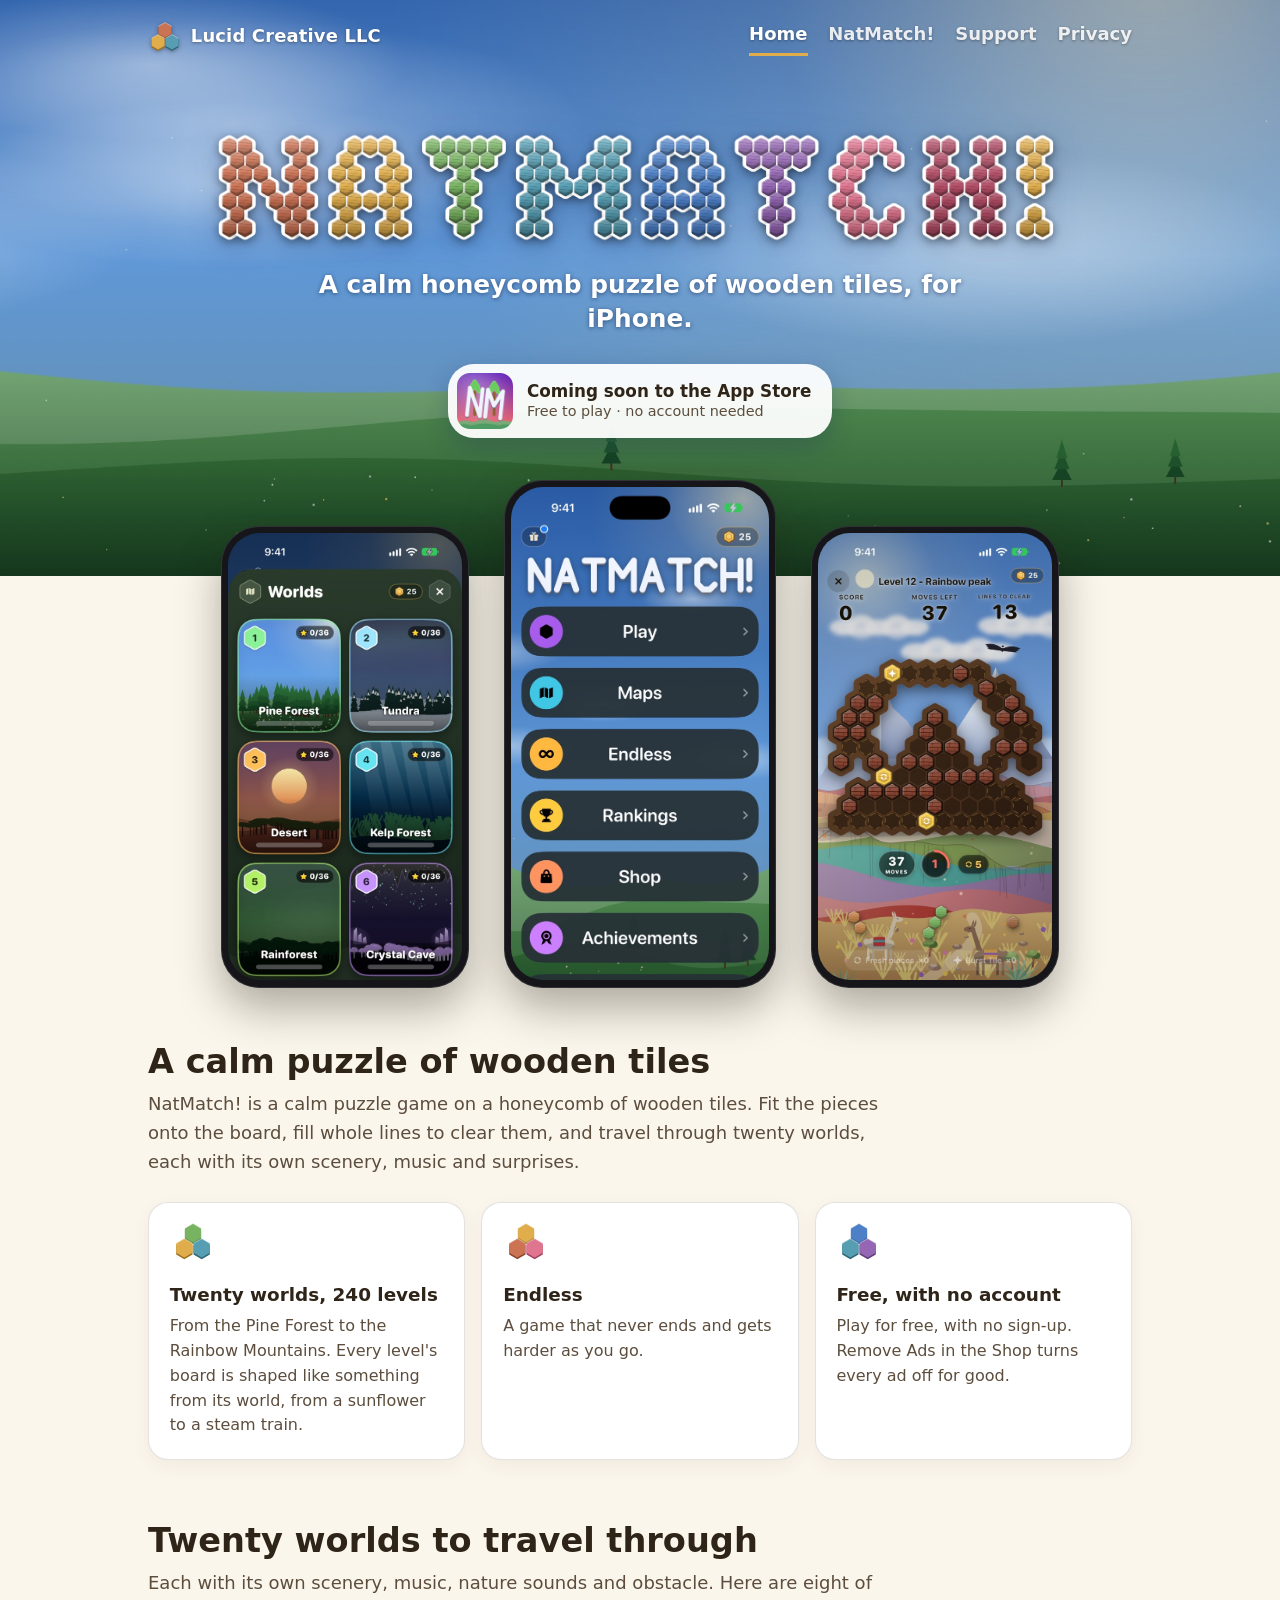
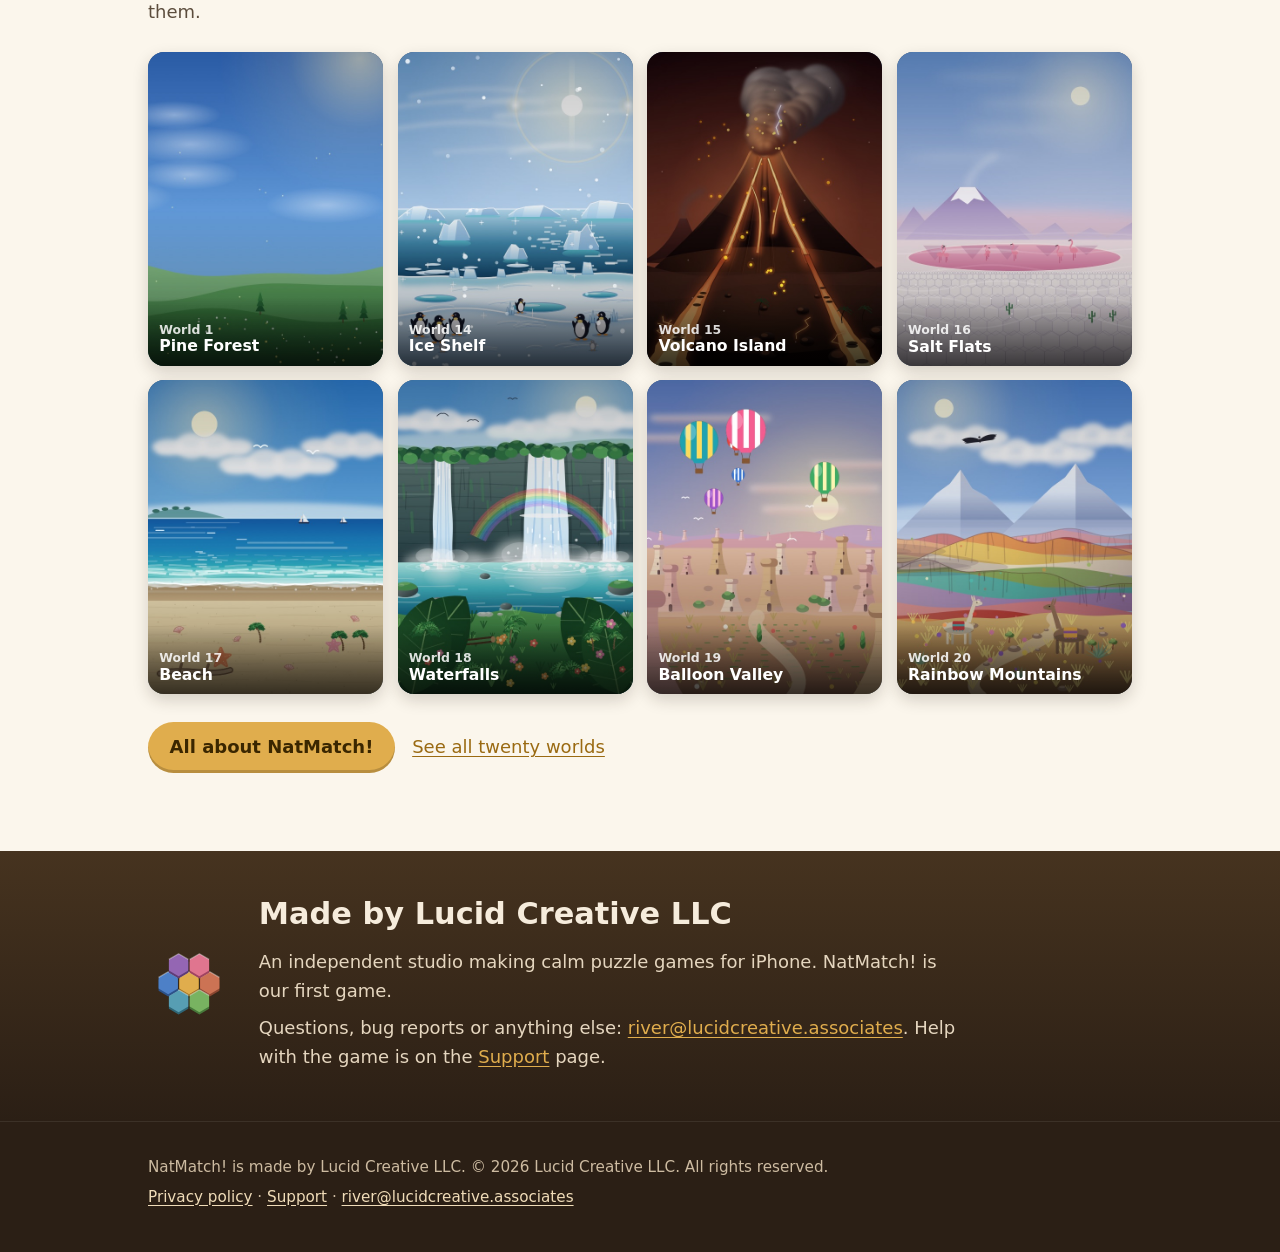
<file: index.html>
<!doctype html>
<html lang="en">
<head>
<meta charset="utf-8">
<meta name="viewport" content="width=device-width, initial-scale=1">
<title>NatMatch! by Lucid Creative LLC</title>
<meta name="description" content="Lucid Creative LLC makes NatMatch!, a calm honeycomb puzzle of wooden tiles for iPhone: fit the pieces, clear whole lines and travel through twenty worlds.">
<meta property="og:type" content="website">
<meta property="og:title" content="NatMatch!: a calm honeycomb puzzle for iPhone">
<meta property="og:description" content="Fit wooden pieces on a honeycomb, clear whole lines and travel through twenty worlds. By Lucid Creative LLC.">
<meta property="og:image" content="https://lucidcreative.associates/img/share-card.jpg">
<meta property="og:image:width" content="1200">
<meta property="og:image:height" content="630">
<meta name="twitter:card" content="summary_large_image">
<link rel="icon" href="favicon.png" type="image/png">
<link rel="apple-touch-icon" href="apple-touch-icon.png">
<link rel="stylesheet" href="site.css">
</head>
<body>
<div class="sky">
  <header class="site">
    <div class="wrap">
      <a class="brand" href="index.html"><svg viewBox="0 0 34 30" aria-hidden="true"><polygon points="17.0,3.0 23.5,6.7 23.5,14.3 17.0,18.0 10.5,14.3 10.5,6.7" fill="#8a4630"/><polygon points="17.0,1.5 23.5,5.2 23.5,12.8 17.0,16.5 10.5,12.8 10.5,5.2" fill="#cc7354"/><polyline points="10.5,5.2 17.0,1.5 23.5,5.2" fill="none" stroke="#fff" stroke-opacity=".38" stroke-width="1.0" stroke-linejoin="round"/><polygon points="10.1,15.0 16.6,18.7 16.6,26.3 10.1,30.0 3.6,26.3 3.6,18.7" fill="#9c7120"/><polygon points="10.1,13.5 16.6,17.2 16.6,24.8 10.1,28.5 3.6,24.8 3.6,17.2" fill="#e0ad4d"/><polyline points="3.6,17.2 10.1,13.5 16.6,17.2" fill="none" stroke="#fff" stroke-opacity=".38" stroke-width="1.0" stroke-linejoin="round"/><polygon points="23.9,15.0 30.4,18.7 30.4,26.3 23.9,30.0 17.4,26.3 17.4,18.7" fill="#2f6676"/><polygon points="23.9,13.5 30.4,17.2 30.4,24.8 23.9,28.5 17.4,24.8 17.4,17.2" fill="#579eb3"/><polyline points="17.4,17.2 23.9,13.5 30.4,17.2" fill="none" stroke="#fff" stroke-opacity=".38" stroke-width="1.0" stroke-linejoin="round"/></svg><span>Lucid Creative LLC</span></a>
      <nav class="site" aria-label="Main">
      <a href="index.html" aria-current="page">Home</a>
      <a href="match.html">NatMatch!</a>
      <a href="support.html">Support</a>
      <a href="privacy.html">Privacy</a>
      </nav>
    </div>
  </header>
  <section class="hero">
    <div class="wrap">
      <h1><img src="logo.png" width="1914" height="285" alt="NatMatch!"></h1>
      <p class="lead">A calm honeycomb puzzle of wooden tiles, for iPhone.</p>
      <p class="soon"><img src="match-icon.png" width="512" height="512" alt="The NatMatch! app icon"><span><strong>Coming soon to the App Store</strong><small>Free to play &middot; no account needed</small></span></p>
    </div>
  </section>
</div>

<main>
  <div class="phones">
    <figure class="phone"><img src="img/screen-worlds.jpg" width="600" height="1149" alt="The Worlds screen: the Pine Forest, Tundra, Desert, Kelp Forest, Rainforest and Crystal Cave as tiles to tap"></figure>
    <figure class="phone middle"><img src="img/screen-menu.jpg" width="600" height="1149" alt="The NatMatch! menu: the name in white block letters over the Pine Forest, then Play, Maps, Endless, Rankings, Shop and Achievements"></figure>
    <figure class="phone"><img src="img/screen-play.jpg" width="600" height="1149" alt="A level being played: the Rainbow peak board, a rainbow of honeycomb cells over a mountain, in the Rainbow Mountains, with three wooden pieces to place"></figure>
  </div>

  <section class="block wrap">
    <h2>A calm puzzle of wooden tiles</h2>
    <p class="intro">NatMatch! is a calm puzzle game on a honeycomb of wooden tiles. Fit the pieces onto the board, fill whole lines to clear them, and travel through twenty worlds, each with its own scenery, music and surprises.</p>
    <div class="cards">
      <div class="card"><svg viewBox="0 0 46 40" aria-hidden="true"><polygon points="23.0,3.5 31.1,8.2 31.1,17.6 23.0,22.3 14.9,17.6 14.9,8.2" fill="#47783a"/><polygon points="23.0,1.6 31.1,6.3 31.1,15.7 23.0,20.4 14.9,15.7 14.9,6.3" fill="#78b361"/><polyline points="14.9,6.3 23.0,1.6 31.1,6.3" fill="none" stroke="#fff" stroke-opacity=".38" stroke-width="1.1" stroke-linejoin="round"/><polygon points="14.3,18.5 22.5,23.2 22.5,32.6 14.3,37.3 6.2,32.6 6.2,23.2" fill="#9c7120"/><polygon points="14.3,16.6 22.5,21.3 22.5,30.7 14.3,35.4 6.2,30.7 6.2,21.3" fill="#e0ad4d"/><polyline points="6.2,21.3 14.3,16.6 22.5,21.3" fill="none" stroke="#fff" stroke-opacity=".38" stroke-width="1.1" stroke-linejoin="round"/><polygon points="31.7,18.5 39.8,23.2 39.8,32.6 31.7,37.3 23.5,32.6 23.5,23.2" fill="#2f6676"/><polygon points="31.7,16.6 39.8,21.3 39.8,30.7 31.7,35.4 23.5,30.7 23.5,21.3" fill="#579eb3"/><polyline points="23.5,21.3 31.7,16.6 39.8,21.3" fill="none" stroke="#fff" stroke-opacity=".38" stroke-width="1.1" stroke-linejoin="round"/></svg><h3>Twenty worlds, 240 levels</h3><p>From the Pine Forest to the Rainbow Mountains. Every level's board is shaped like something from its world, from a sunflower to a steam train.</p></div>
      <div class="card"><svg viewBox="0 0 46 40" aria-hidden="true"><polygon points="23.0,3.5 31.1,8.2 31.1,17.6 23.0,22.3 14.9,17.6 14.9,8.2" fill="#9c7120"/><polygon points="23.0,1.6 31.1,6.3 31.1,15.7 23.0,20.4 14.9,15.7 14.9,6.3" fill="#e0ad4d"/><polyline points="14.9,6.3 23.0,1.6 31.1,6.3" fill="none" stroke="#fff" stroke-opacity=".38" stroke-width="1.1" stroke-linejoin="round"/><polygon points="14.3,18.5 22.5,23.2 22.5,32.6 14.3,37.3 6.2,32.6 6.2,23.2" fill="#8a4630"/><polygon points="14.3,16.6 22.5,21.3 22.5,30.7 14.3,35.4 6.2,30.7 6.2,21.3" fill="#cc7354"/><polyline points="6.2,21.3 14.3,16.6 22.5,21.3" fill="none" stroke="#fff" stroke-opacity=".38" stroke-width="1.1" stroke-linejoin="round"/><polygon points="31.7,18.5 39.8,23.2 39.8,32.6 31.7,37.3 23.5,32.6 23.5,23.2" fill="#a04460"/><polygon points="31.7,16.6 39.8,21.3 39.8,30.7 31.7,35.4 23.5,30.7 23.5,21.3" fill="#e0758f"/><polyline points="23.5,21.3 31.7,16.6 39.8,21.3" fill="none" stroke="#fff" stroke-opacity=".38" stroke-width="1.1" stroke-linejoin="round"/></svg><h3>Endless</h3><p>A game that never ends and gets harder as you go.</p></div>
      <div class="card"><svg viewBox="0 0 46 40" aria-hidden="true"><polygon points="23.0,3.5 31.1,8.2 31.1,17.6 23.0,22.3 14.9,17.6 14.9,8.2" fill="#2c528a"/><polygon points="23.0,1.6 31.1,6.3 31.1,15.7 23.0,20.4 14.9,15.7 14.9,6.3" fill="#4d80c7"/><polyline points="14.9,6.3 23.0,1.6 31.1,6.3" fill="none" stroke="#fff" stroke-opacity=".38" stroke-width="1.1" stroke-linejoin="round"/><polygon points="14.3,18.5 22.5,23.2 22.5,32.6 14.3,37.3 6.2,32.6 6.2,23.2" fill="#2f6676"/><polygon points="14.3,16.6 22.5,21.3 22.5,30.7 14.3,35.4 6.2,30.7 6.2,21.3" fill="#579eb3"/><polyline points="6.2,21.3 14.3,16.6 22.5,21.3" fill="none" stroke="#fff" stroke-opacity=".38" stroke-width="1.1" stroke-linejoin="round"/><polygon points="31.7,18.5 39.8,23.2 39.8,32.6 31.7,37.3 23.5,32.6 23.5,23.2" fill="#5e3d78"/><polygon points="31.7,16.6 39.8,21.3 39.8,30.7 31.7,35.4 23.5,30.7 23.5,21.3" fill="#9466b3"/><polyline points="23.5,21.3 31.7,16.6 39.8,21.3" fill="none" stroke="#fff" stroke-opacity=".38" stroke-width="1.1" stroke-linejoin="round"/></svg><h3>Free, with no account</h3><p>Play for free, with no sign-up. Remove Ads in the Shop turns every ad off for good.</p></div>
    </div>
  </section>

  <section class="block wrap">
    <h2>Twenty worlds to travel through</h2>
    <p class="intro">Each with its own scenery, music, nature sounds and obstacle. Here are eight of them.</p>
    <ul class="worlds eight">
      <li><img src="img/world-forest.jpg" width="540" height="720" alt="The Pine Forest, as the game paints it" loading="lazy"><span><small>World 1</small>Pine Forest</span></li>
      <li><img src="img/world-ice.jpg" width="540" height="720" alt="The Ice Shelf, as the game paints it" loading="lazy"><span><small>World 14</small>Ice Shelf</span></li>
      <li><img src="img/world-volcano.jpg" width="540" height="720" alt="The Volcano Island, as the game paints it" loading="lazy"><span><small>World 15</small>Volcano Island</span></li>
      <li><img src="img/world-salt.jpg" width="540" height="720" alt="The Salt Flats, as the game paints it" loading="lazy"><span><small>World 16</small>Salt Flats</span></li>
      <li><img src="img/world-beach.jpg" width="540" height="720" alt="The Beach, as the game paints it" loading="lazy"><span><small>World 17</small>Beach</span></li>
      <li><img src="img/world-waterfalls.jpg" width="540" height="720" alt="The Waterfalls, as the game paints it" loading="lazy"><span><small>World 18</small>Waterfalls</span></li>
      <li><img src="img/world-balloons.jpg" width="540" height="720" alt="The Balloon Valley, as the game paints it" loading="lazy"><span><small>World 19</small>Balloon Valley</span></li>
      <li><img src="img/world-rainbow.jpg" width="540" height="720" alt="The Rainbow Mountains, as the game paints it" loading="lazy"><span><small>World 20</small>Rainbow Mountains</span></li>
    </ul>
    <p><a class="button" href="match.html">All about NatMatch!</a> &nbsp; <a href="match.html#worlds">See all twenty worlds</a></p>
  </section>
</main>

<section class="panel">
  <div class="wrap studio">
    <svg viewBox="0 0 82 72" aria-hidden="true"><polygon points="41.0,25.1 50.7,30.7 50.7,41.8 41.0,47.4 31.3,41.8 31.3,30.7" fill="#9c7120"/><polygon points="41.0,22.8 50.7,28.4 50.7,39.6 41.0,45.2 31.3,39.6 31.3,28.4" fill="#e0ad4d"/><polyline points="31.3,28.4 41.0,22.8 50.7,28.4" fill="none" stroke="#fff" stroke-opacity=".38" stroke-width="1.3" stroke-linejoin="round"/><polygon points="61.8,25.1 71.4,30.7 71.4,41.8 61.8,47.4 52.1,41.8 52.1,30.7" fill="#8a4630"/><polygon points="61.8,22.8 71.4,28.4 71.4,39.6 61.8,45.2 52.1,39.6 52.1,28.4" fill="#cc7354"/><polyline points="52.1,28.4 61.8,22.8 71.4,28.4" fill="none" stroke="#fff" stroke-opacity=".38" stroke-width="1.3" stroke-linejoin="round"/><polygon points="51.4,43.1 61.1,48.7 61.1,59.8 51.4,65.4 41.7,59.8 41.7,48.7" fill="#47783a"/><polygon points="51.4,40.8 61.1,46.4 61.1,57.6 51.4,63.2 41.7,57.6 41.7,46.4" fill="#78b361"/><polyline points="41.7,46.4 51.4,40.8 61.1,46.4" fill="none" stroke="#fff" stroke-opacity=".38" stroke-width="1.3" stroke-linejoin="round"/><polygon points="30.6,43.1 40.3,48.7 40.3,59.8 30.6,65.4 20.9,59.8 20.9,48.7" fill="#2f6676"/><polygon points="30.6,40.8 40.3,46.4 40.3,57.6 30.6,63.2 20.9,57.6 20.9,46.4" fill="#579eb3"/><polyline points="20.9,46.4 30.6,40.8 40.3,46.4" fill="none" stroke="#fff" stroke-opacity=".38" stroke-width="1.3" stroke-linejoin="round"/><polygon points="20.2,25.1 29.9,30.7 29.9,41.8 20.2,47.4 10.6,41.8 10.6,30.7" fill="#2c528a"/><polygon points="20.2,22.8 29.9,28.4 29.9,39.6 20.2,45.2 10.6,39.6 10.6,28.4" fill="#4d80c7"/><polyline points="10.6,28.4 20.2,22.8 29.9,28.4" fill="none" stroke="#fff" stroke-opacity=".38" stroke-width="1.3" stroke-linejoin="round"/><polygon points="30.6,7.1 40.3,12.7 40.3,23.8 30.6,29.4 20.9,23.8 20.9,12.7" fill="#5e3d78"/><polygon points="30.6,4.8 40.3,10.4 40.3,21.6 30.6,27.2 20.9,21.6 20.9,10.4" fill="#9466b3"/><polyline points="20.9,10.4 30.6,4.8 40.3,10.4" fill="none" stroke="#fff" stroke-opacity=".38" stroke-width="1.3" stroke-linejoin="round"/><polygon points="51.4,7.1 61.1,12.7 61.1,23.8 51.4,29.4 41.7,23.8 41.7,12.7" fill="#a04460"/><polygon points="51.4,4.8 61.1,10.4 61.1,21.6 51.4,27.2 41.7,21.6 41.7,10.4" fill="#e0758f"/><polyline points="41.7,10.4 51.4,4.8 61.1,10.4" fill="none" stroke="#fff" stroke-opacity=".38" stroke-width="1.3" stroke-linejoin="round"/></svg>
    <div>
      <h2>Made by Lucid Creative LLC</h2>
      <p>An independent studio making calm puzzle games for iPhone. NatMatch! is our first game.</p>
      <p>Questions, bug reports or anything else: <a href="mailto:river@lucidcreative.associates">river@lucidcreative.associates</a>. Help with the game is on the <a href="support.html">Support</a> page.</p>
    </div>
  </div>
</section>
<footer class="site">
  <div class="wrap">
    <p>NatMatch! is made by Lucid Creative LLC. &copy; 2026 Lucid Creative LLC. All rights reserved.</p>
    <p><a href="privacy.html">Privacy policy</a> &middot; <a href="support.html">Support</a> &middot; <a href="mailto:river@lucidcreative.associates">river@lucidcreative.associates</a></p>
  </div>
</footer>
</body>
</html>
</file>
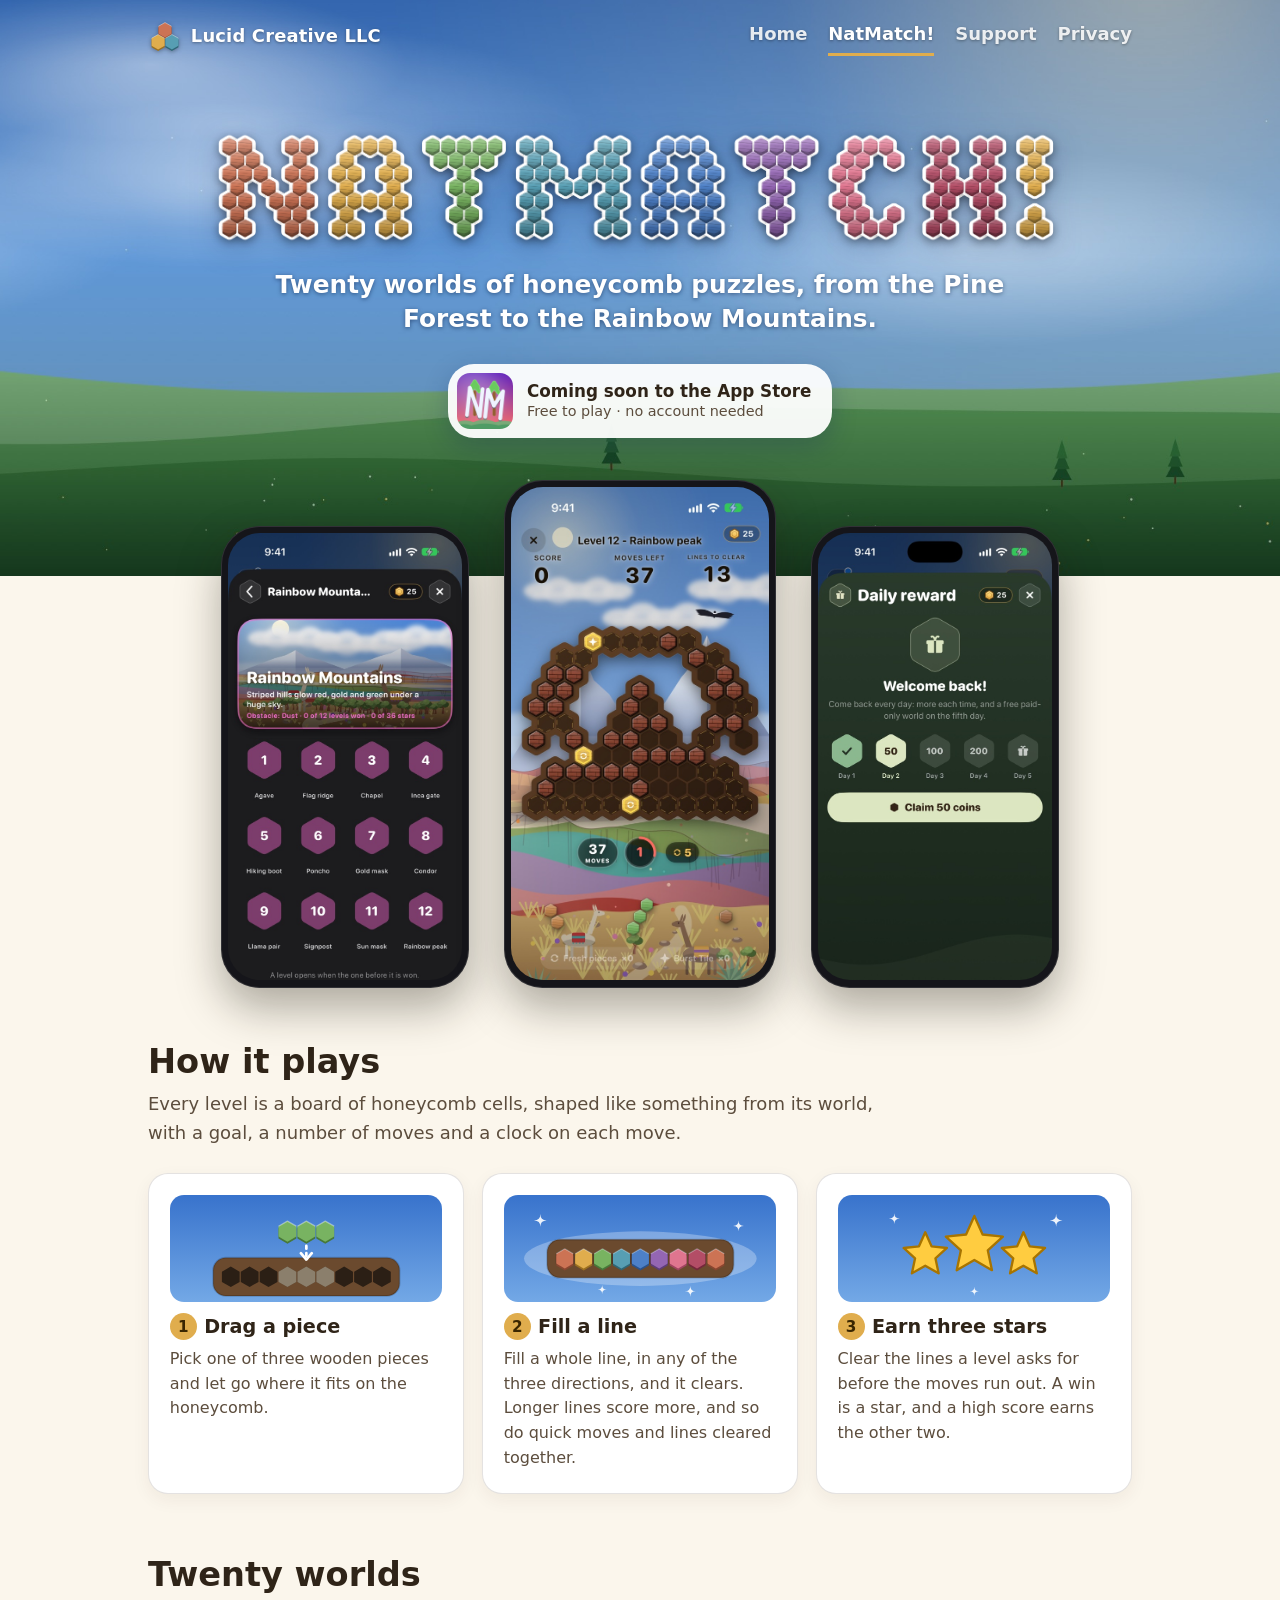
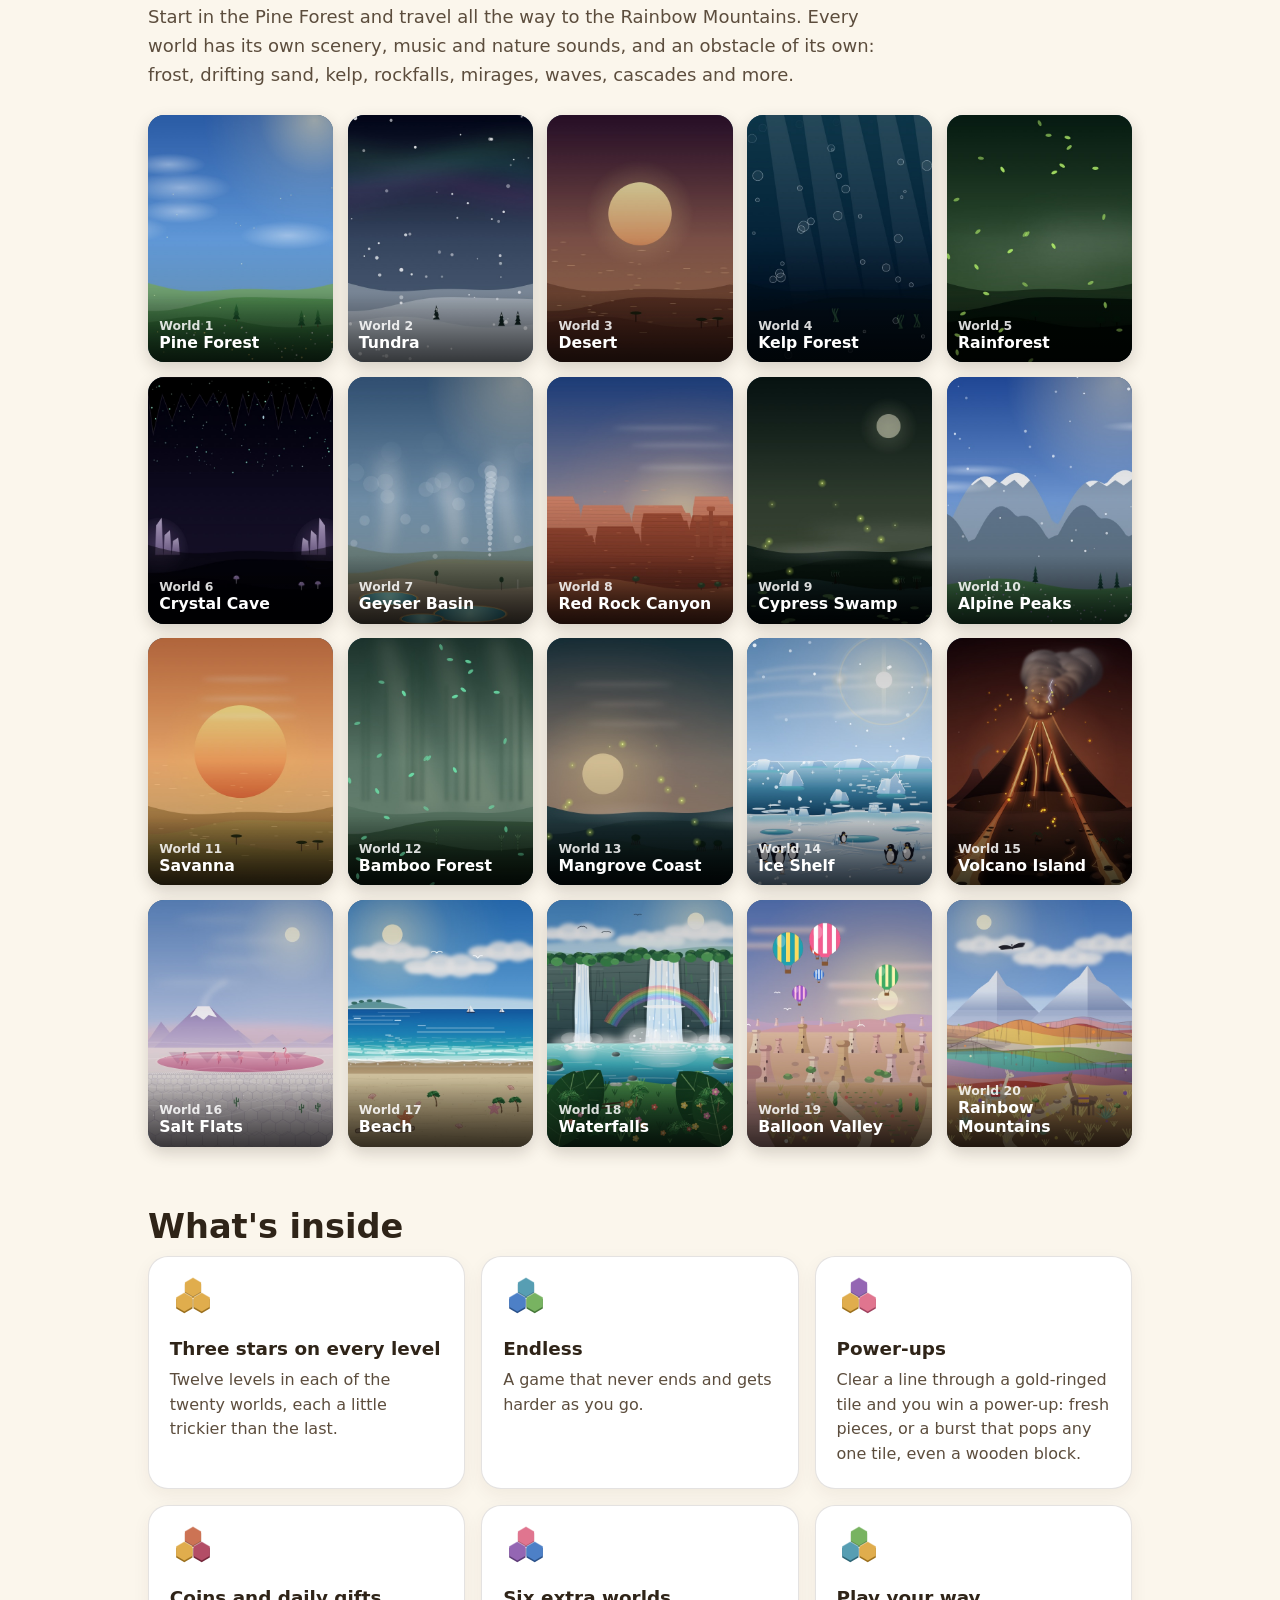
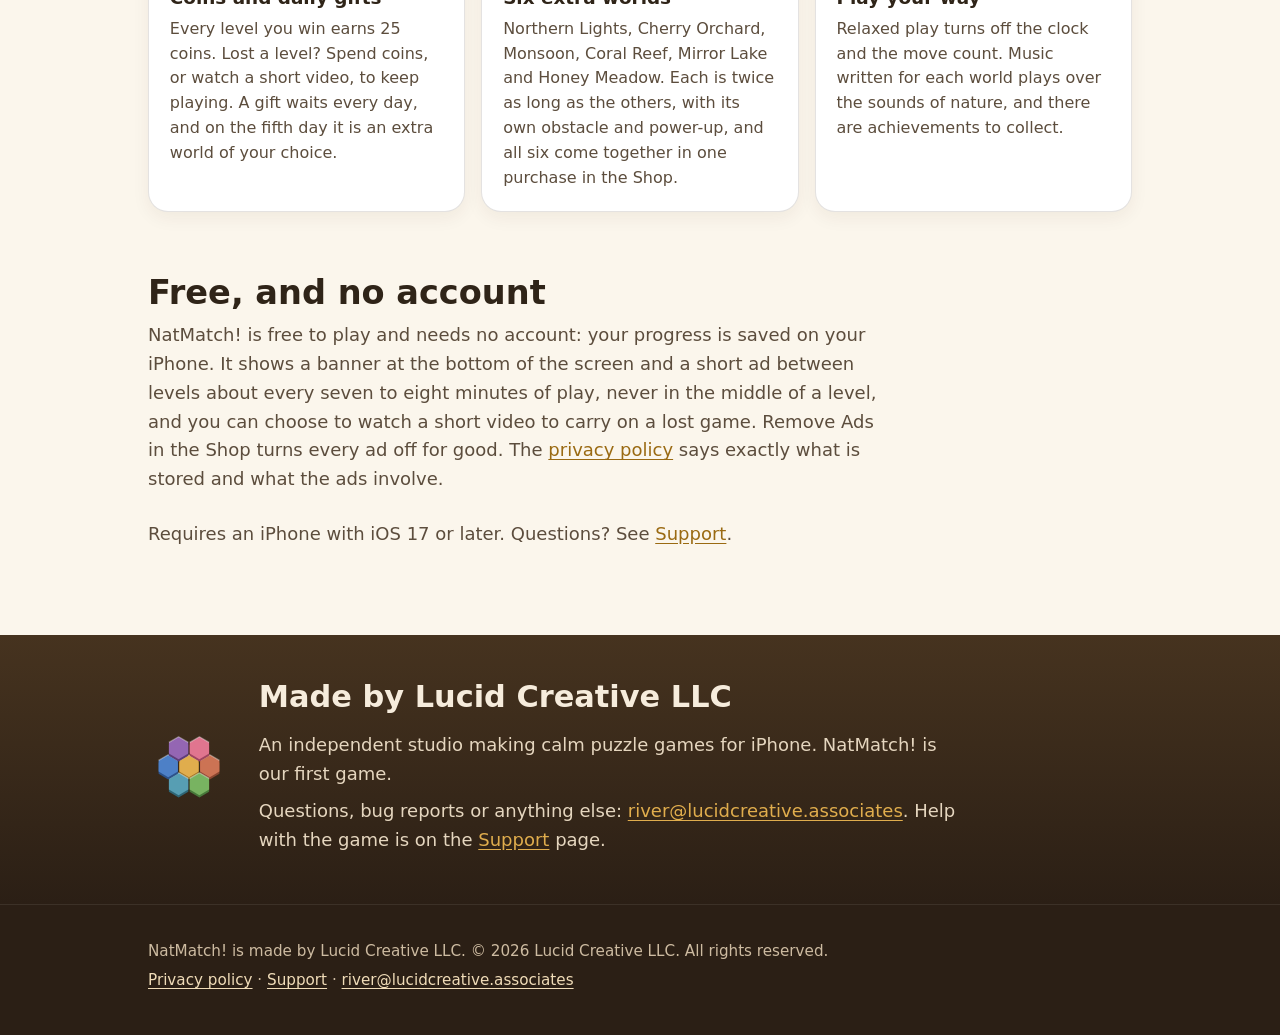
<file: match.html>
<!doctype html>
<html lang="en">
<head>
<meta charset="utf-8">
<meta name="viewport" content="width=device-width, initial-scale=1">
<title>NatMatch!: a calm honeycomb puzzle for iPhone</title>
<meta name="description" content="NatMatch! is a calm honeycomb puzzle of wooden tiles for iPhone. Clear whole lines, travel through twenty worlds and play with no account.">
<meta property="og:type" content="website">
<meta property="og:title" content="NatMatch!: a calm honeycomb puzzle for iPhone">
<meta property="og:description" content="A calm honeycomb puzzle of wooden tiles. Twenty worlds, 240 levels, no account needed.">
<meta property="og:image" content="https://lucidcreative.associates/img/share-card.jpg">
<meta property="og:image:width" content="1200">
<meta property="og:image:height" content="630">
<meta name="twitter:card" content="summary_large_image">
<link rel="icon" href="favicon.png" type="image/png">
<link rel="apple-touch-icon" href="apple-touch-icon.png">
<link rel="stylesheet" href="site.css">
</head>
<body>
<div class="sky">
  <header class="site">
    <div class="wrap">
      <a class="brand" href="index.html"><svg viewBox="0 0 34 30" aria-hidden="true"><polygon points="17.0,3.0 23.5,6.7 23.5,14.3 17.0,18.0 10.5,14.3 10.5,6.7" fill="#8a4630"/><polygon points="17.0,1.5 23.5,5.2 23.5,12.8 17.0,16.5 10.5,12.8 10.5,5.2" fill="#cc7354"/><polyline points="10.5,5.2 17.0,1.5 23.5,5.2" fill="none" stroke="#fff" stroke-opacity=".38" stroke-width="1.0" stroke-linejoin="round"/><polygon points="10.1,15.0 16.6,18.7 16.6,26.3 10.1,30.0 3.6,26.3 3.6,18.7" fill="#9c7120"/><polygon points="10.1,13.5 16.6,17.2 16.6,24.8 10.1,28.5 3.6,24.8 3.6,17.2" fill="#e0ad4d"/><polyline points="3.6,17.2 10.1,13.5 16.6,17.2" fill="none" stroke="#fff" stroke-opacity=".38" stroke-width="1.0" stroke-linejoin="round"/><polygon points="23.9,15.0 30.4,18.7 30.4,26.3 23.9,30.0 17.4,26.3 17.4,18.7" fill="#2f6676"/><polygon points="23.9,13.5 30.4,17.2 30.4,24.8 23.9,28.5 17.4,24.8 17.4,17.2" fill="#579eb3"/><polyline points="17.4,17.2 23.9,13.5 30.4,17.2" fill="none" stroke="#fff" stroke-opacity=".38" stroke-width="1.0" stroke-linejoin="round"/></svg><span>Lucid Creative LLC</span></a>
      <nav class="site" aria-label="Main">
      <a href="index.html">Home</a>
      <a href="match.html" aria-current="page">NatMatch!</a>
      <a href="support.html">Support</a>
      <a href="privacy.html">Privacy</a>
      </nav>
    </div>
  </header>
  <section class="hero">
    <div class="wrap">
      <h1><img src="logo.png" width="1914" height="285" alt="NatMatch!"></h1>
      <p class="lead">Twenty worlds of honeycomb puzzles, from the Pine Forest to the Rainbow Mountains.</p>
      <p class="soon"><img src="match-icon.png" width="512" height="512" alt="The NatMatch! app icon"><span><strong>Coming soon to the App Store</strong><small>Free to play &middot; no account needed</small></span></p>
    </div>
  </section>
</div>

<main>
  <div class="phones">
    <figure class="phone"><img src="img/screen-levels.jpg" width="600" height="1149" alt="The twelve levels of the Rainbow Mountains, each named for the shape of its board: Agave, Flag ridge, Chapel, Inca gate and more"></figure>
    <figure class="phone middle"><img src="img/screen-play.jpg" width="600" height="1149" alt="A level being played: the Rainbow peak board, a rainbow of honeycomb cells over a mountain, in the Rainbow Mountains, with three wooden pieces to place"></figure>
    <figure class="phone"><img src="img/screen-gift.jpg" width="600" height="1149" alt="The daily reward: more coins each day, and a free extra world on the fifth day"></figure>
  </div>

  <section class="block wrap">
    <h2>How it plays</h2>
    <p class="intro">Every level is a board of honeycomb cells, shaped like something from its world, with a goal, a number of moves and a clock on each move.</p>
    <div class="steps">
      <div class="step"><svg viewBox="0 0 300 118" role="img" aria-label="A wooden piece of three tiles above the row of cells where it fits"><rect x="47.5" y="69.0" width="205.1" height="42.0" rx="14" fill="#6b4a2e"/><rect x="47.5" y="69.0" width="205.1" height="42.0" rx="14" fill="none" stroke="#000" stroke-opacity=".18" stroke-width="2"/><polygon points="66.9,78.7 76.6,84.4 76.6,95.6 66.9,101.3 57.1,95.6 57.1,84.4" fill="#2b1f15"/><polygon points="87.6,78.7 97.4,84.4 97.4,95.6 87.6,101.3 77.9,95.6 77.9,84.4" fill="#2b1f15"/><polygon points="108.4,78.7 118.2,84.4 118.2,95.6 108.4,101.3 98.7,95.6 98.7,84.4" fill="#2b1f15"/><polygon points="129.2,78.7 139.0,84.4 139.0,95.6 129.2,101.3 119.4,95.6 119.4,84.4" fill="#2b1f15"/><polygon points="129.2,78.7 139.0,84.4 139.0,95.6 129.2,101.3 119.4,95.6 119.4,84.4" fill="#fff3d6" fill-opacity=".45"/><polygon points="150.0,78.7 159.8,84.4 159.8,95.6 150.0,101.3 140.2,95.6 140.2,84.4" fill="#2b1f15"/><polygon points="150.0,78.7 159.8,84.4 159.8,95.6 150.0,101.3 140.2,95.6 140.2,84.4" fill="#fff3d6" fill-opacity=".45"/><polygon points="170.8,78.7 180.6,84.4 180.6,95.6 170.8,101.3 161.0,95.6 161.0,84.4" fill="#2b1f15"/><polygon points="170.8,78.7 180.6,84.4 180.6,95.6 170.8,101.3 161.0,95.6 161.0,84.4" fill="#fff3d6" fill-opacity=".45"/><polygon points="191.6,78.7 201.3,84.4 201.3,95.6 191.6,101.3 181.8,95.6 181.8,84.4" fill="#2b1f15"/><polygon points="212.4,78.7 222.1,84.4 222.1,95.6 212.4,101.3 202.6,95.6 202.6,84.4" fill="#2b1f15"/><polygon points="233.1,78.7 242.9,84.4 242.9,95.6 233.1,101.3 223.4,95.6 223.4,84.4" fill="#2b1f15"/><polygon points="129.2,31.0 139.0,36.6 139.0,47.9 129.2,53.6 119.4,47.9 119.4,36.6" fill="#47783a"/><polygon points="129.2,28.7 139.0,34.4 139.0,45.6 129.2,51.3 119.4,45.6 119.4,34.4" fill="#78b361"/><polyline points="119.4,34.4 129.2,28.7 139.0,34.3" fill="none" stroke="#fff" stroke-opacity=".38" stroke-width="1.4" stroke-linejoin="round"/><polygon points="150.0,31.0 159.8,36.6 159.8,47.9 150.0,53.6 140.2,47.9 140.2,36.6" fill="#47783a"/><polygon points="150.0,28.7 159.8,34.4 159.8,45.6 150.0,51.3 140.2,45.6 140.2,34.4" fill="#78b361"/><polyline points="140.2,34.4 150.0,28.7 159.8,34.3" fill="none" stroke="#fff" stroke-opacity=".38" stroke-width="1.4" stroke-linejoin="round"/><polygon points="170.8,31.0 180.6,36.6 180.6,47.9 170.8,53.6 161.0,47.9 161.0,36.6" fill="#47783a"/><polygon points="170.8,28.7 180.6,34.4 180.6,45.6 170.8,51.3 161.0,45.6 161.0,34.4" fill="#78b361"/><polyline points="161.0,34.4 170.8,28.7 180.6,34.3" fill="none" stroke="#fff" stroke-opacity=".38" stroke-width="1.4" stroke-linejoin="round"/><path d="M150 56v12" stroke="#fff" stroke-width="3" stroke-linecap="round" stroke-dasharray="3 5"/><path d="M144 64l6 7 6-7" fill="none" stroke="#fff" stroke-width="3" stroke-linecap="round" stroke-linejoin="round"/></svg><h3><b>1</b>Drag a piece</h3><p>Pick one of three wooden pieces and let go where it fits on the honeycomb.</p></div>
      <div class="step"><svg viewBox="0 0 300 118" role="img" aria-label="A whole line of the honeycomb filled with tiles of every color, about to clear"><ellipse cx="150" cy="70" rx="128" ry="30" fill="#fff" fill-opacity=".28"/><rect x="47.5" y="49.0" width="205.1" height="42.0" rx="14" fill="#6b4a2e"/><rect x="47.5" y="49.0" width="205.1" height="42.0" rx="14" fill="none" stroke="#000" stroke-opacity=".18" stroke-width="2"/><polygon points="66.9,58.7 76.6,64.4 76.6,75.6 66.9,81.3 57.1,75.6 57.1,64.4" fill="#2b1f15"/><polygon points="66.9,61.4 76.2,66.8 76.2,77.6 66.9,83.0 57.5,77.6 57.5,66.8" fill="#8a4630"/><polygon points="66.9,59.2 76.2,64.6 76.2,75.4 66.9,80.8 57.5,75.4 57.5,64.6" fill="#cc7354"/><polyline points="57.5,64.6 66.9,59.2 76.2,64.6" fill="none" stroke="#fff" stroke-opacity=".38" stroke-width="1.3" stroke-linejoin="round"/><polygon points="87.6,58.7 97.4,64.4 97.4,75.6 87.6,81.3 77.9,75.6 77.9,64.4" fill="#2b1f15"/><polygon points="87.6,61.4 97.0,66.8 97.0,77.6 87.6,83.0 78.3,77.6 78.3,66.8" fill="#9c7120"/><polygon points="87.6,59.2 97.0,64.6 97.0,75.4 87.6,80.8 78.3,75.4 78.3,64.6" fill="#e0ad4d"/><polyline points="78.3,64.6 87.6,59.2 97.0,64.6" fill="none" stroke="#fff" stroke-opacity=".38" stroke-width="1.3" stroke-linejoin="round"/><polygon points="108.4,58.7 118.2,64.4 118.2,75.6 108.4,81.3 98.7,75.6 98.7,64.4" fill="#2b1f15"/><polygon points="108.4,61.4 117.8,66.8 117.8,77.6 108.4,83.0 99.1,77.6 99.1,66.8" fill="#47783a"/><polygon points="108.4,59.2 117.8,64.6 117.8,75.4 108.4,80.8 99.1,75.4 99.1,64.6" fill="#78b361"/><polyline points="99.1,64.6 108.4,59.2 117.8,64.6" fill="none" stroke="#fff" stroke-opacity=".38" stroke-width="1.3" stroke-linejoin="round"/><polygon points="129.2,58.7 139.0,64.4 139.0,75.6 129.2,81.3 119.4,75.6 119.4,64.4" fill="#2b1f15"/><polygon points="129.2,61.4 138.6,66.8 138.6,77.6 129.2,83.0 119.9,77.6 119.9,66.8" fill="#2f6676"/><polygon points="129.2,59.2 138.6,64.6 138.6,75.4 129.2,80.8 119.9,75.4 119.9,64.6" fill="#579eb3"/><polyline points="119.9,64.6 129.2,59.2 138.6,64.6" fill="none" stroke="#fff" stroke-opacity=".38" stroke-width="1.3" stroke-linejoin="round"/><polygon points="150.0,58.7 159.8,64.4 159.8,75.6 150.0,81.3 140.2,75.6 140.2,64.4" fill="#2b1f15"/><polygon points="150.0,61.4 159.4,66.8 159.4,77.6 150.0,83.0 140.6,77.6 140.6,66.8" fill="#2c528a"/><polygon points="150.0,59.2 159.4,64.6 159.4,75.4 150.0,80.8 140.6,75.4 140.6,64.6" fill="#4d80c7"/><polyline points="140.6,64.6 150.0,59.2 159.4,64.6" fill="none" stroke="#fff" stroke-opacity=".38" stroke-width="1.3" stroke-linejoin="round"/><polygon points="170.8,58.7 180.6,64.4 180.6,75.6 170.8,81.3 161.0,75.6 161.0,64.4" fill="#2b1f15"/><polygon points="170.8,61.4 180.1,66.8 180.1,77.6 170.8,83.0 161.4,77.6 161.4,66.8" fill="#5e3d78"/><polygon points="170.8,59.2 180.1,64.6 180.1,75.4 170.8,80.8 161.4,75.4 161.4,64.6" fill="#9466b3"/><polyline points="161.4,64.6 170.8,59.2 180.1,64.6" fill="none" stroke="#fff" stroke-opacity=".38" stroke-width="1.3" stroke-linejoin="round"/><polygon points="191.6,58.7 201.3,64.4 201.3,75.6 191.6,81.3 181.8,75.6 181.8,64.4" fill="#2b1f15"/><polygon points="191.6,61.4 200.9,66.8 200.9,77.6 191.6,83.0 182.2,77.6 182.2,66.8" fill="#a04460"/><polygon points="191.6,59.2 200.9,64.6 200.9,75.4 191.6,80.8 182.2,75.4 182.2,64.6" fill="#e0758f"/><polyline points="182.2,64.6 191.6,59.2 200.9,64.6" fill="none" stroke="#fff" stroke-opacity=".38" stroke-width="1.3" stroke-linejoin="round"/><polygon points="212.4,58.7 222.1,64.4 222.1,75.6 212.4,81.3 202.6,75.6 202.6,64.4" fill="#2b1f15"/><polygon points="212.4,61.4 221.7,66.8 221.7,77.6 212.4,83.0 203.0,77.6 203.0,66.8" fill="#74283b"/><polygon points="212.4,59.2 221.7,64.6 221.7,75.4 212.4,80.8 203.0,75.4 203.0,64.6" fill="#b34d66"/><polyline points="203.0,64.6 212.4,59.2 221.7,64.6" fill="none" stroke="#fff" stroke-opacity=".38" stroke-width="1.3" stroke-linejoin="round"/><polygon points="233.1,58.7 242.9,64.4 242.9,75.6 233.1,81.3 223.4,75.6 223.4,64.4" fill="#2b1f15"/><polygon points="233.1,61.4 242.5,66.8 242.5,77.6 233.1,83.0 223.8,77.6 223.8,66.8" fill="#8a4630"/><polygon points="233.1,59.2 242.5,64.6 242.5,75.4 233.1,80.8 223.8,75.4 223.8,64.6" fill="#cc7354"/><polyline points="223.8,64.6 233.1,59.2 242.5,64.6" fill="none" stroke="#fff" stroke-opacity=".38" stroke-width="1.3" stroke-linejoin="round"/><path d="M40 21Q40 28 47 28Q40 28 40 35Q40 28 33 28Q40 28 40 21Z" fill="#fff" fill-opacity=".9"/><path d="M258 28Q258 34 264 34Q258 34 258 40Q258 34 252 34Q258 34 258 28Z" fill="#fff" fill-opacity=".9"/><path d="M108 99Q108 104 113 104Q108 104 108 109Q108 104 103 104Q108 104 108 99Z" fill="#fff" fill-opacity=".9"/><path d="M205 100Q205 106 211 106Q205 106 205 112Q205 106 199 106Q205 106 205 100Z" fill="#fff" fill-opacity=".9"/></svg><h3><b>2</b>Fill a line</h3><p>Fill a whole line, in any of the three directions, and it clears. Longer lines score more, and so do quick moves and lines cleared together.</p></div>
      <div class="step"><svg viewBox="0 0 300 118" role="img" aria-label="Three gold stars"><polygon points="96.0,41.0 102.9,56.5 119.8,58.3 107.2,69.6 110.7,86.2 96.0,77.8 81.3,86.2 84.8,69.6 72.2,58.3 89.1,56.5" fill="#ffcc40" stroke="#a87400" stroke-width="2.6" stroke-linejoin="round"/><polygon points="150.0,23.0 159.1,43.5 181.4,45.8 164.8,60.8 169.4,82.7 150.0,71.5 130.6,82.7 135.2,60.8 118.6,45.8 140.9,43.5" fill="#ffcc40" stroke="#a87400" stroke-width="2.6" stroke-linejoin="round"/><polygon points="204.0,41.0 210.9,56.5 227.8,58.3 215.2,69.6 218.7,86.2 204.0,77.8 189.3,86.2 192.8,69.6 180.2,58.3 197.1,56.5" fill="#ffcc40" stroke="#a87400" stroke-width="2.6" stroke-linejoin="round"/><path d="M62 20Q62 26 68 26Q62 26 62 32Q62 26 56 26Q62 26 62 20Z" fill="#fff" fill-opacity=".9"/><path d="M240 21Q240 28 247 28Q240 28 240 35Q240 28 233 28Q240 28 240 21Z" fill="#fff" fill-opacity=".9"/><path d="M150 101Q150 106 155 106Q150 106 150 111Q150 106 145 106Q150 106 150 101Z" fill="#fff" fill-opacity=".9"/></svg><h3><b>3</b>Earn three stars</h3><p>Clear the lines a level asks for before the moves run out. A win is a star, and a high score earns the other two.</p></div>
    </div>
  </section>

  <section class="block wrap" id="worlds">
    <h2>Twenty worlds</h2>
    <p class="intro">Start in the Pine Forest and travel all the way to the Rainbow Mountains. Every world has its own scenery, music and nature sounds, and an obstacle of its own: frost, drifting sand, kelp, rockfalls, mirages, waves, cascades and more.</p>
    <ul class="worlds">
      <li><img src="img/world-forest.jpg" width="540" height="720" alt="The Pine Forest, as the game paints it" loading="lazy"><span><small>World 1</small>Pine Forest</span></li>
      <li><img src="img/world-tundra.jpg" width="540" height="720" alt="The Tundra, as the game paints it" loading="lazy"><span><small>World 2</small>Tundra</span></li>
      <li><img src="img/world-desert.jpg" width="540" height="720" alt="The Desert, as the game paints it" loading="lazy"><span><small>World 3</small>Desert</span></li>
      <li><img src="img/world-kelp.jpg" width="540" height="720" alt="The Kelp Forest, as the game paints it" loading="lazy"><span><small>World 4</small>Kelp Forest</span></li>
      <li><img src="img/world-rainforest.jpg" width="540" height="720" alt="The Rainforest, as the game paints it" loading="lazy"><span><small>World 5</small>Rainforest</span></li>
      <li><img src="img/world-cave.jpg" width="540" height="720" alt="The Crystal Cave, as the game paints it" loading="lazy"><span><small>World 6</small>Crystal Cave</span></li>
      <li><img src="img/world-geyser.jpg" width="540" height="720" alt="The Geyser Basin, as the game paints it" loading="lazy"><span><small>World 7</small>Geyser Basin</span></li>
      <li><img src="img/world-canyon.jpg" width="540" height="720" alt="The Red Rock Canyon, as the game paints it" loading="lazy"><span><small>World 8</small>Red Rock Canyon</span></li>
      <li><img src="img/world-swamp.jpg" width="540" height="720" alt="The Cypress Swamp, as the game paints it" loading="lazy"><span><small>World 9</small>Cypress Swamp</span></li>
      <li><img src="img/world-alpine.jpg" width="540" height="720" alt="The Alpine Peaks, as the game paints it" loading="lazy"><span><small>World 10</small>Alpine Peaks</span></li>
      <li><img src="img/world-savanna.jpg" width="540" height="720" alt="The Savanna, as the game paints it" loading="lazy"><span><small>World 11</small>Savanna</span></li>
      <li><img src="img/world-bamboo.jpg" width="540" height="720" alt="The Bamboo Forest, as the game paints it" loading="lazy"><span><small>World 12</small>Bamboo Forest</span></li>
      <li><img src="img/world-mangrove.jpg" width="540" height="720" alt="The Mangrove Coast, as the game paints it" loading="lazy"><span><small>World 13</small>Mangrove Coast</span></li>
      <li><img src="img/world-ice.jpg" width="540" height="720" alt="The Ice Shelf, as the game paints it" loading="lazy"><span><small>World 14</small>Ice Shelf</span></li>
      <li><img src="img/world-volcano.jpg" width="540" height="720" alt="The Volcano Island, as the game paints it" loading="lazy"><span><small>World 15</small>Volcano Island</span></li>
      <li><img src="img/world-salt.jpg" width="540" height="720" alt="The Salt Flats, as the game paints it" loading="lazy"><span><small>World 16</small>Salt Flats</span></li>
      <li><img src="img/world-beach.jpg" width="540" height="720" alt="The Beach, as the game paints it" loading="lazy"><span><small>World 17</small>Beach</span></li>
      <li><img src="img/world-waterfalls.jpg" width="540" height="720" alt="The Waterfalls, as the game paints it" loading="lazy"><span><small>World 18</small>Waterfalls</span></li>
      <li><img src="img/world-balloons.jpg" width="540" height="720" alt="The Balloon Valley, as the game paints it" loading="lazy"><span><small>World 19</small>Balloon Valley</span></li>
      <li><img src="img/world-rainbow.jpg" width="540" height="720" alt="The Rainbow Mountains, as the game paints it" loading="lazy"><span><small>World 20</small>Rainbow Mountains</span></li>
    </ul>
  </section>

  <section class="block wrap">
    <h2>What's inside</h2>
    <div class="cards">
      <div class="card"><svg viewBox="0 0 46 40" aria-hidden="true"><polygon points="23.0,3.5 31.1,8.2 31.1,17.6 23.0,22.3 14.9,17.6 14.9,8.2" fill="#9c7120"/><polygon points="23.0,1.6 31.1,6.3 31.1,15.7 23.0,20.4 14.9,15.7 14.9,6.3" fill="#e0ad4d"/><polyline points="14.9,6.3 23.0,1.6 31.1,6.3" fill="none" stroke="#fff" stroke-opacity=".38" stroke-width="1.1" stroke-linejoin="round"/><polygon points="14.3,18.5 22.5,23.2 22.5,32.6 14.3,37.3 6.2,32.6 6.2,23.2" fill="#9c7120"/><polygon points="14.3,16.6 22.5,21.3 22.5,30.7 14.3,35.4 6.2,30.7 6.2,21.3" fill="#e0ad4d"/><polyline points="6.2,21.3 14.3,16.6 22.5,21.3" fill="none" stroke="#fff" stroke-opacity=".38" stroke-width="1.1" stroke-linejoin="round"/><polygon points="31.7,18.5 39.8,23.2 39.8,32.6 31.7,37.3 23.5,32.6 23.5,23.2" fill="#9c7120"/><polygon points="31.7,16.6 39.8,21.3 39.8,30.7 31.7,35.4 23.5,30.7 23.5,21.3" fill="#e0ad4d"/><polyline points="23.5,21.3 31.7,16.6 39.8,21.3" fill="none" stroke="#fff" stroke-opacity=".38" stroke-width="1.1" stroke-linejoin="round"/></svg><h3>Three stars on every level</h3><p>Twelve levels in each of the twenty worlds, each a little trickier than the last.</p></div>
      <div class="card"><svg viewBox="0 0 46 40" aria-hidden="true"><polygon points="23.0,3.5 31.1,8.2 31.1,17.6 23.0,22.3 14.9,17.6 14.9,8.2" fill="#2f6676"/><polygon points="23.0,1.6 31.1,6.3 31.1,15.7 23.0,20.4 14.9,15.7 14.9,6.3" fill="#579eb3"/><polyline points="14.9,6.3 23.0,1.6 31.1,6.3" fill="none" stroke="#fff" stroke-opacity=".38" stroke-width="1.1" stroke-linejoin="round"/><polygon points="14.3,18.5 22.5,23.2 22.5,32.6 14.3,37.3 6.2,32.6 6.2,23.2" fill="#2c528a"/><polygon points="14.3,16.6 22.5,21.3 22.5,30.7 14.3,35.4 6.2,30.7 6.2,21.3" fill="#4d80c7"/><polyline points="6.2,21.3 14.3,16.6 22.5,21.3" fill="none" stroke="#fff" stroke-opacity=".38" stroke-width="1.1" stroke-linejoin="round"/><polygon points="31.7,18.5 39.8,23.2 39.8,32.6 31.7,37.3 23.5,32.6 23.5,23.2" fill="#47783a"/><polygon points="31.7,16.6 39.8,21.3 39.8,30.7 31.7,35.4 23.5,30.7 23.5,21.3" fill="#78b361"/><polyline points="23.5,21.3 31.7,16.6 39.8,21.3" fill="none" stroke="#fff" stroke-opacity=".38" stroke-width="1.1" stroke-linejoin="round"/></svg><h3>Endless</h3><p>A game that never ends and gets harder as you go.</p></div>
      <div class="card"><svg viewBox="0 0 46 40" aria-hidden="true"><polygon points="23.0,3.5 31.1,8.2 31.1,17.6 23.0,22.3 14.9,17.6 14.9,8.2" fill="#5e3d78"/><polygon points="23.0,1.6 31.1,6.3 31.1,15.7 23.0,20.4 14.9,15.7 14.9,6.3" fill="#9466b3"/><polyline points="14.9,6.3 23.0,1.6 31.1,6.3" fill="none" stroke="#fff" stroke-opacity=".38" stroke-width="1.1" stroke-linejoin="round"/><polygon points="14.3,18.5 22.5,23.2 22.5,32.6 14.3,37.3 6.2,32.6 6.2,23.2" fill="#9c7120"/><polygon points="14.3,16.6 22.5,21.3 22.5,30.7 14.3,35.4 6.2,30.7 6.2,21.3" fill="#e0ad4d"/><polyline points="6.2,21.3 14.3,16.6 22.5,21.3" fill="none" stroke="#fff" stroke-opacity=".38" stroke-width="1.1" stroke-linejoin="round"/><polygon points="31.7,18.5 39.8,23.2 39.8,32.6 31.7,37.3 23.5,32.6 23.5,23.2" fill="#a04460"/><polygon points="31.7,16.6 39.8,21.3 39.8,30.7 31.7,35.4 23.5,30.7 23.5,21.3" fill="#e0758f"/><polyline points="23.5,21.3 31.7,16.6 39.8,21.3" fill="none" stroke="#fff" stroke-opacity=".38" stroke-width="1.1" stroke-linejoin="round"/></svg><h3>Power-ups</h3><p>Clear a line through a gold-ringed tile and you win a power-up: fresh pieces, or a burst that pops any one tile, even a wooden block.</p></div>
      <div class="card"><svg viewBox="0 0 46 40" aria-hidden="true"><polygon points="23.0,3.5 31.1,8.2 31.1,17.6 23.0,22.3 14.9,17.6 14.9,8.2" fill="#8a4630"/><polygon points="23.0,1.6 31.1,6.3 31.1,15.7 23.0,20.4 14.9,15.7 14.9,6.3" fill="#cc7354"/><polyline points="14.9,6.3 23.0,1.6 31.1,6.3" fill="none" stroke="#fff" stroke-opacity=".38" stroke-width="1.1" stroke-linejoin="round"/><polygon points="14.3,18.5 22.5,23.2 22.5,32.6 14.3,37.3 6.2,32.6 6.2,23.2" fill="#9c7120"/><polygon points="14.3,16.6 22.5,21.3 22.5,30.7 14.3,35.4 6.2,30.7 6.2,21.3" fill="#e0ad4d"/><polyline points="6.2,21.3 14.3,16.6 22.5,21.3" fill="none" stroke="#fff" stroke-opacity=".38" stroke-width="1.1" stroke-linejoin="round"/><polygon points="31.7,18.5 39.8,23.2 39.8,32.6 31.7,37.3 23.5,32.6 23.5,23.2" fill="#74283b"/><polygon points="31.7,16.6 39.8,21.3 39.8,30.7 31.7,35.4 23.5,30.7 23.5,21.3" fill="#b34d66"/><polyline points="23.5,21.3 31.7,16.6 39.8,21.3" fill="none" stroke="#fff" stroke-opacity=".38" stroke-width="1.1" stroke-linejoin="round"/></svg><h3>Coins and daily gifts</h3><p>Every level you win earns 25 coins. Lost a level? Spend coins, or watch a short video, to keep playing. A gift waits every day, and on the fifth day it is an extra world of your choice.</p></div>
      <div class="card"><svg viewBox="0 0 46 40" aria-hidden="true"><polygon points="23.0,3.5 31.1,8.2 31.1,17.6 23.0,22.3 14.9,17.6 14.9,8.2" fill="#a04460"/><polygon points="23.0,1.6 31.1,6.3 31.1,15.7 23.0,20.4 14.9,15.7 14.9,6.3" fill="#e0758f"/><polyline points="14.9,6.3 23.0,1.6 31.1,6.3" fill="none" stroke="#fff" stroke-opacity=".38" stroke-width="1.1" stroke-linejoin="round"/><polygon points="14.3,18.5 22.5,23.2 22.5,32.6 14.3,37.3 6.2,32.6 6.2,23.2" fill="#5e3d78"/><polygon points="14.3,16.6 22.5,21.3 22.5,30.7 14.3,35.4 6.2,30.7 6.2,21.3" fill="#9466b3"/><polyline points="6.2,21.3 14.3,16.6 22.5,21.3" fill="none" stroke="#fff" stroke-opacity=".38" stroke-width="1.1" stroke-linejoin="round"/><polygon points="31.7,18.5 39.8,23.2 39.8,32.6 31.7,37.3 23.5,32.6 23.5,23.2" fill="#2c528a"/><polygon points="31.7,16.6 39.8,21.3 39.8,30.7 31.7,35.4 23.5,30.7 23.5,21.3" fill="#4d80c7"/><polyline points="23.5,21.3 31.7,16.6 39.8,21.3" fill="none" stroke="#fff" stroke-opacity=".38" stroke-width="1.1" stroke-linejoin="round"/></svg><h3>Six extra worlds</h3><p>Northern Lights, Cherry Orchard, Monsoon, Coral Reef, Mirror Lake and Honey Meadow. Each is twice as long as the others, with its own obstacle and power-up, and all six come together in one purchase in the Shop.</p></div>
      <div class="card"><svg viewBox="0 0 46 40" aria-hidden="true"><polygon points="23.0,3.5 31.1,8.2 31.1,17.6 23.0,22.3 14.9,17.6 14.9,8.2" fill="#47783a"/><polygon points="23.0,1.6 31.1,6.3 31.1,15.7 23.0,20.4 14.9,15.7 14.9,6.3" fill="#78b361"/><polyline points="14.9,6.3 23.0,1.6 31.1,6.3" fill="none" stroke="#fff" stroke-opacity=".38" stroke-width="1.1" stroke-linejoin="round"/><polygon points="14.3,18.5 22.5,23.2 22.5,32.6 14.3,37.3 6.2,32.6 6.2,23.2" fill="#2f6676"/><polygon points="14.3,16.6 22.5,21.3 22.5,30.7 14.3,35.4 6.2,30.7 6.2,21.3" fill="#579eb3"/><polyline points="6.2,21.3 14.3,16.6 22.5,21.3" fill="none" stroke="#fff" stroke-opacity=".38" stroke-width="1.1" stroke-linejoin="round"/><polygon points="31.7,18.5 39.8,23.2 39.8,32.6 31.7,37.3 23.5,32.6 23.5,23.2" fill="#9c7120"/><polygon points="31.7,16.6 39.8,21.3 39.8,30.7 31.7,35.4 23.5,30.7 23.5,21.3" fill="#e0ad4d"/><polyline points="23.5,21.3 31.7,16.6 39.8,21.3" fill="none" stroke="#fff" stroke-opacity=".38" stroke-width="1.1" stroke-linejoin="round"/></svg><h3>Play your way</h3><p>Relaxed play turns off the clock and the move count. Music written for each world plays over the sounds of nature, and there are achievements to collect.</p></div>
    </div>
  </section>

  <section class="block wrap">
    <h2>Free, and no account</h2>
    <p class="intro">NatMatch! is free to play and needs no account: your progress is saved on your iPhone. It shows a banner at the bottom of the screen and a short ad between levels about every seven to eight minutes of play, never in the middle of a level, and you can choose to watch a short video to carry on a lost game. Remove Ads in the Shop turns every ad off for good. The <a href="privacy.html">privacy policy</a> says exactly what is stored and what the ads involve.</p>
    <p class="intro">Requires an iPhone with iOS 17 or later. Questions? See <a href="support.html">Support</a>.</p>
  </section>
</main>

<section class="panel">
  <div class="wrap studio">
    <svg viewBox="0 0 82 72" aria-hidden="true"><polygon points="41.0,25.1 50.7,30.7 50.7,41.8 41.0,47.4 31.3,41.8 31.3,30.7" fill="#9c7120"/><polygon points="41.0,22.8 50.7,28.4 50.7,39.6 41.0,45.2 31.3,39.6 31.3,28.4" fill="#e0ad4d"/><polyline points="31.3,28.4 41.0,22.8 50.7,28.4" fill="none" stroke="#fff" stroke-opacity=".38" stroke-width="1.3" stroke-linejoin="round"/><polygon points="61.8,25.1 71.4,30.7 71.4,41.8 61.8,47.4 52.1,41.8 52.1,30.7" fill="#8a4630"/><polygon points="61.8,22.8 71.4,28.4 71.4,39.6 61.8,45.2 52.1,39.6 52.1,28.4" fill="#cc7354"/><polyline points="52.1,28.4 61.8,22.8 71.4,28.4" fill="none" stroke="#fff" stroke-opacity=".38" stroke-width="1.3" stroke-linejoin="round"/><polygon points="51.4,43.1 61.1,48.7 61.1,59.8 51.4,65.4 41.7,59.8 41.7,48.7" fill="#47783a"/><polygon points="51.4,40.8 61.1,46.4 61.1,57.6 51.4,63.2 41.7,57.6 41.7,46.4" fill="#78b361"/><polyline points="41.7,46.4 51.4,40.8 61.1,46.4" fill="none" stroke="#fff" stroke-opacity=".38" stroke-width="1.3" stroke-linejoin="round"/><polygon points="30.6,43.1 40.3,48.7 40.3,59.8 30.6,65.4 20.9,59.8 20.9,48.7" fill="#2f6676"/><polygon points="30.6,40.8 40.3,46.4 40.3,57.6 30.6,63.2 20.9,57.6 20.9,46.4" fill="#579eb3"/><polyline points="20.9,46.4 30.6,40.8 40.3,46.4" fill="none" stroke="#fff" stroke-opacity=".38" stroke-width="1.3" stroke-linejoin="round"/><polygon points="20.2,25.1 29.9,30.7 29.9,41.8 20.2,47.4 10.6,41.8 10.6,30.7" fill="#2c528a"/><polygon points="20.2,22.8 29.9,28.4 29.9,39.6 20.2,45.2 10.6,39.6 10.6,28.4" fill="#4d80c7"/><polyline points="10.6,28.4 20.2,22.8 29.9,28.4" fill="none" stroke="#fff" stroke-opacity=".38" stroke-width="1.3" stroke-linejoin="round"/><polygon points="30.6,7.1 40.3,12.7 40.3,23.8 30.6,29.4 20.9,23.8 20.9,12.7" fill="#5e3d78"/><polygon points="30.6,4.8 40.3,10.4 40.3,21.6 30.6,27.2 20.9,21.6 20.9,10.4" fill="#9466b3"/><polyline points="20.9,10.4 30.6,4.8 40.3,10.4" fill="none" stroke="#fff" stroke-opacity=".38" stroke-width="1.3" stroke-linejoin="round"/><polygon points="51.4,7.1 61.1,12.7 61.1,23.8 51.4,29.4 41.7,23.8 41.7,12.7" fill="#a04460"/><polygon points="51.4,4.8 61.1,10.4 61.1,21.6 51.4,27.2 41.7,21.6 41.7,10.4" fill="#e0758f"/><polyline points="41.7,10.4 51.4,4.8 61.1,10.4" fill="none" stroke="#fff" stroke-opacity=".38" stroke-width="1.3" stroke-linejoin="round"/></svg>
    <div>
      <h2>Made by Lucid Creative LLC</h2>
      <p>An independent studio making calm puzzle games for iPhone. NatMatch! is our first game.</p>
      <p>Questions, bug reports or anything else: <a href="mailto:river@lucidcreative.associates">river@lucidcreative.associates</a>. Help with the game is on the <a href="support.html">Support</a> page.</p>
    </div>
  </div>
</section>
<footer class="site">
  <div class="wrap">
    <p>NatMatch! is made by Lucid Creative LLC. &copy; 2026 Lucid Creative LLC. All rights reserved.</p>
    <p><a href="privacy.html">Privacy policy</a> &middot; <a href="support.html">Support</a> &middot; <a href="mailto:river@lucidcreative.associates">river@lucidcreative.associates</a></p>
  </div>
</footer>
</body>
</html>
</file>
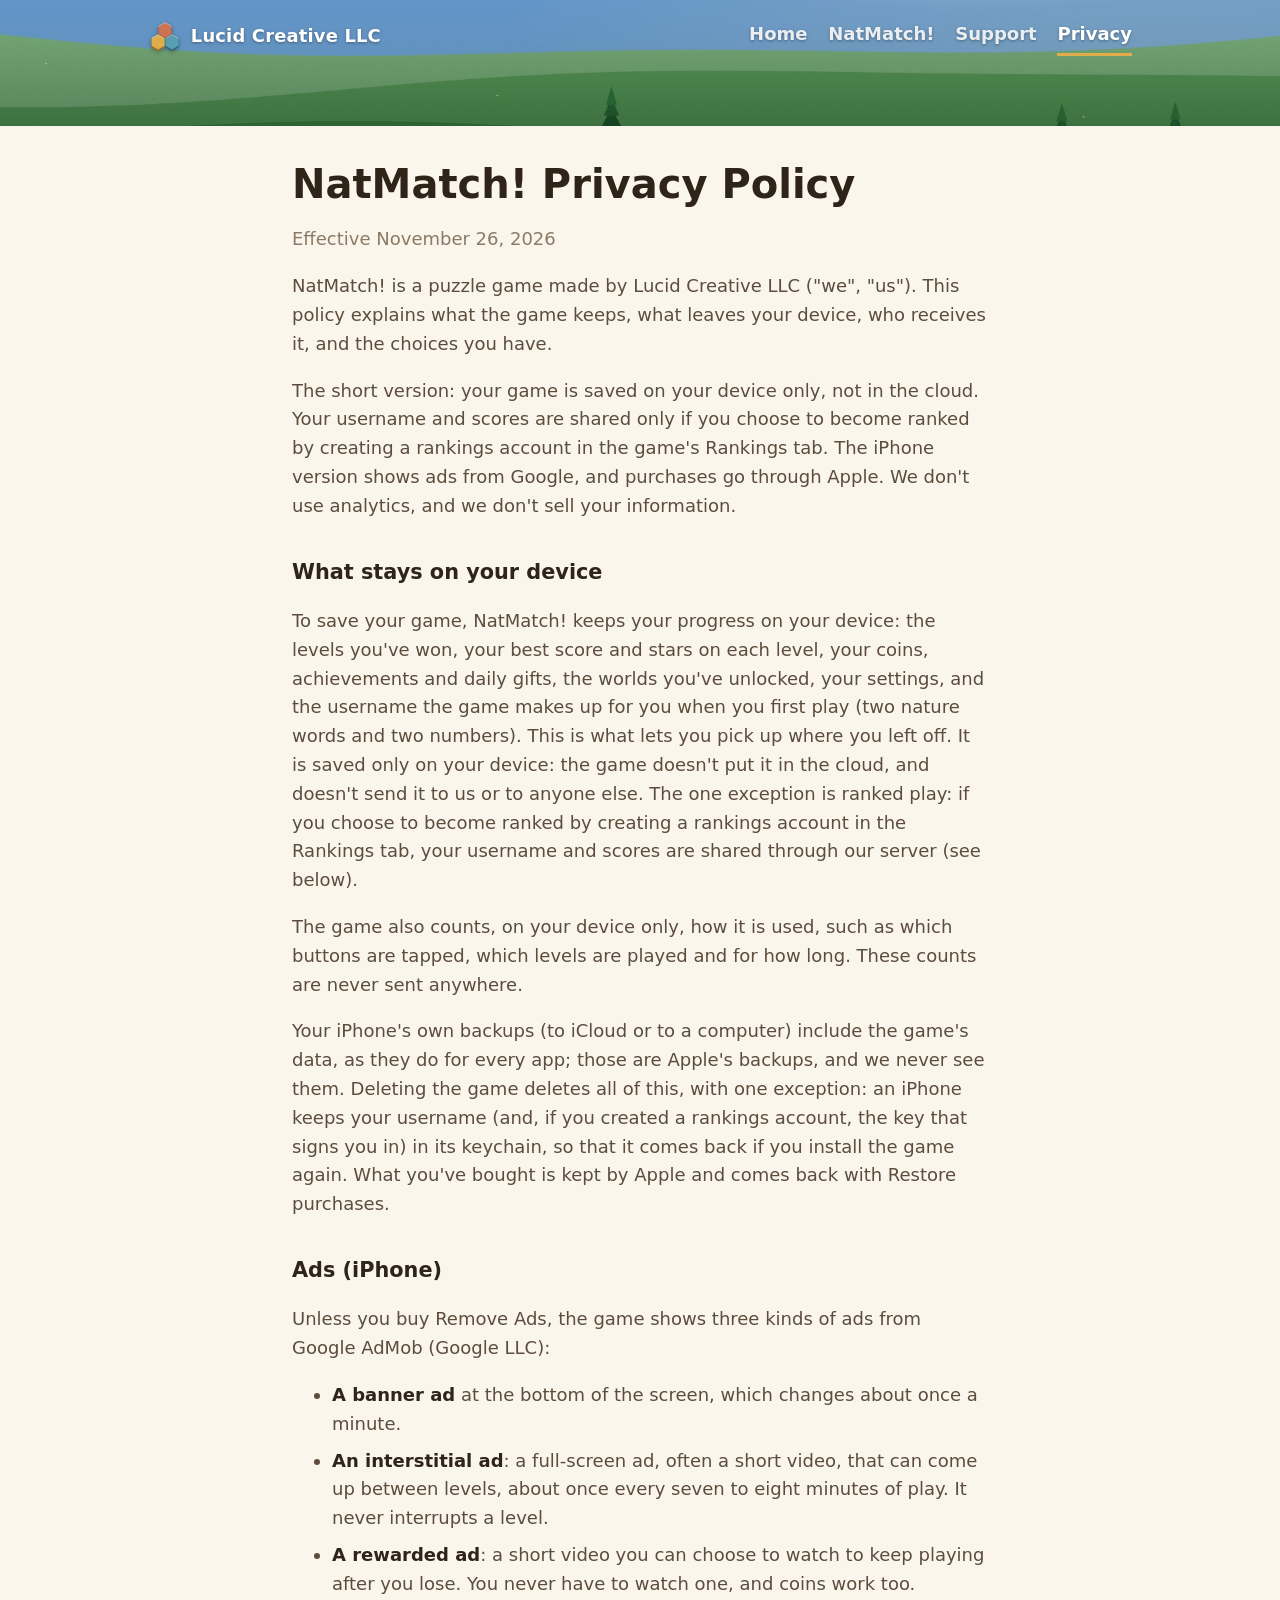
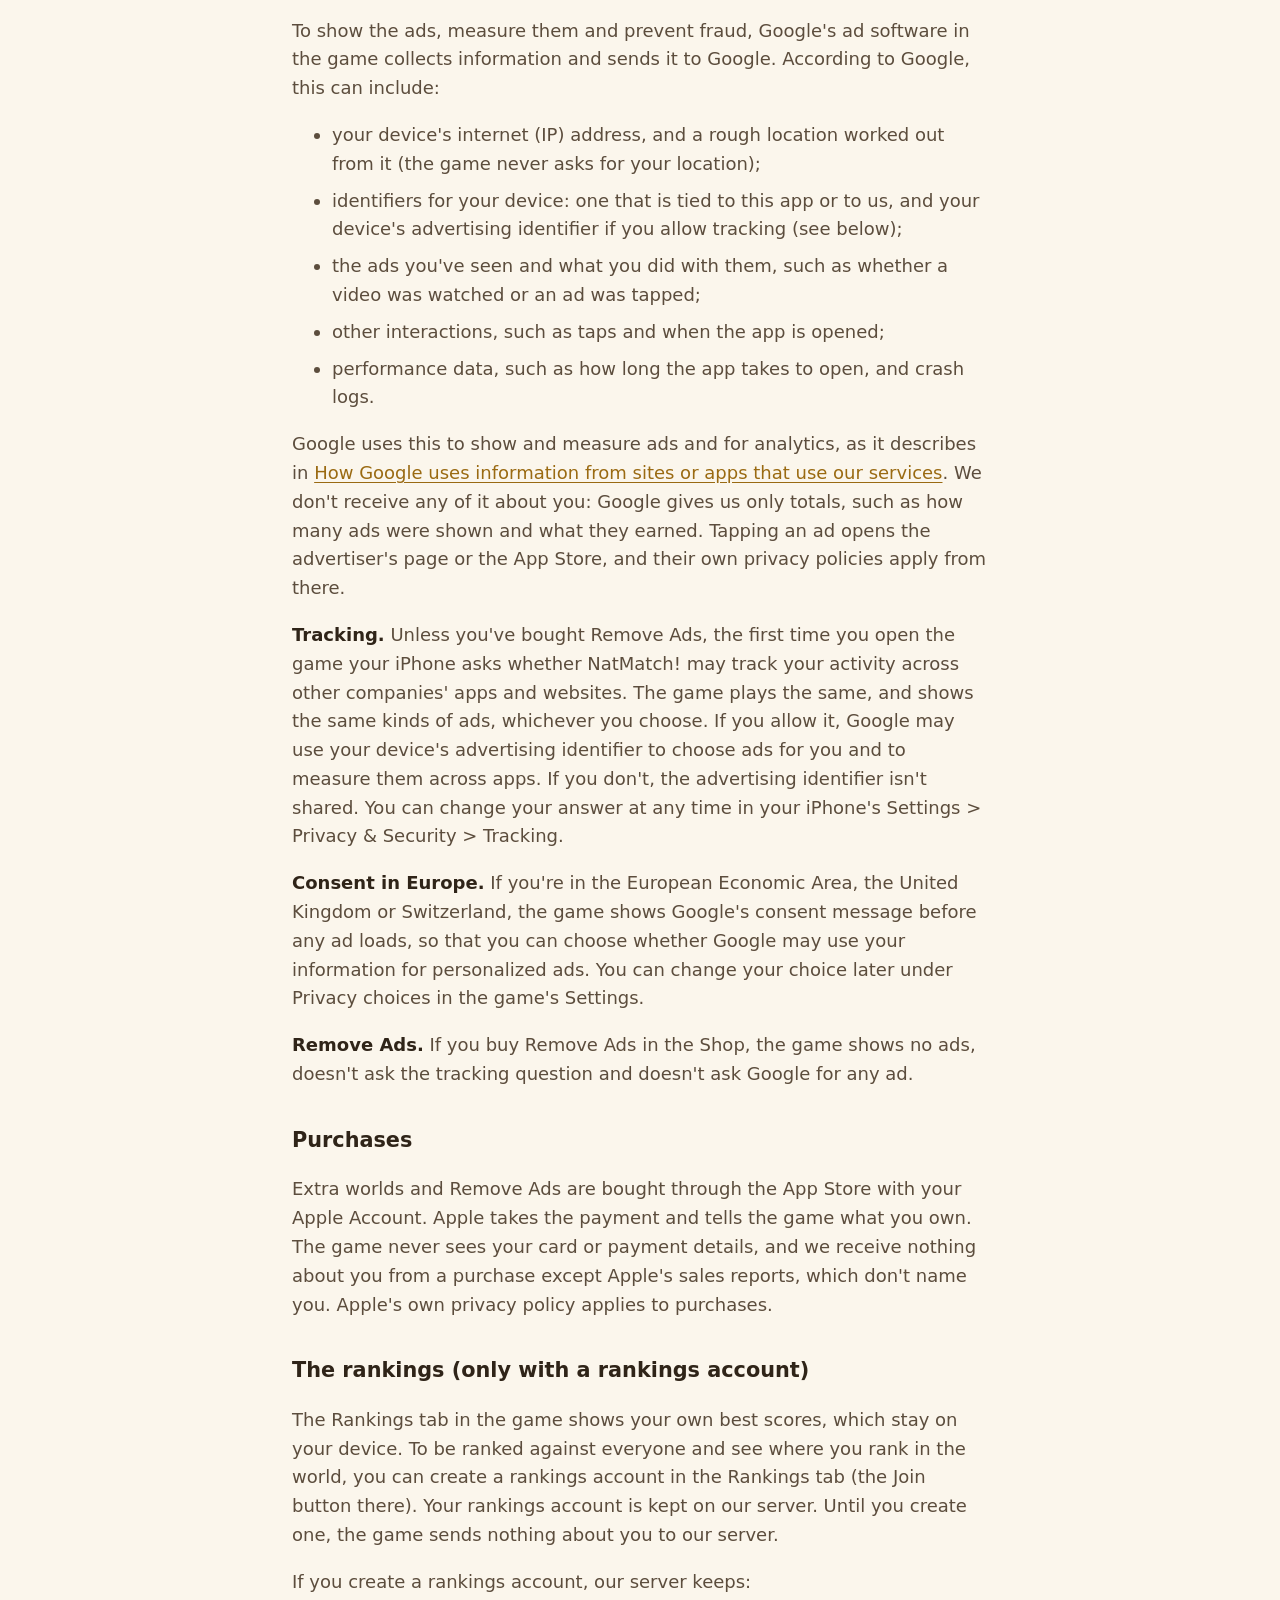
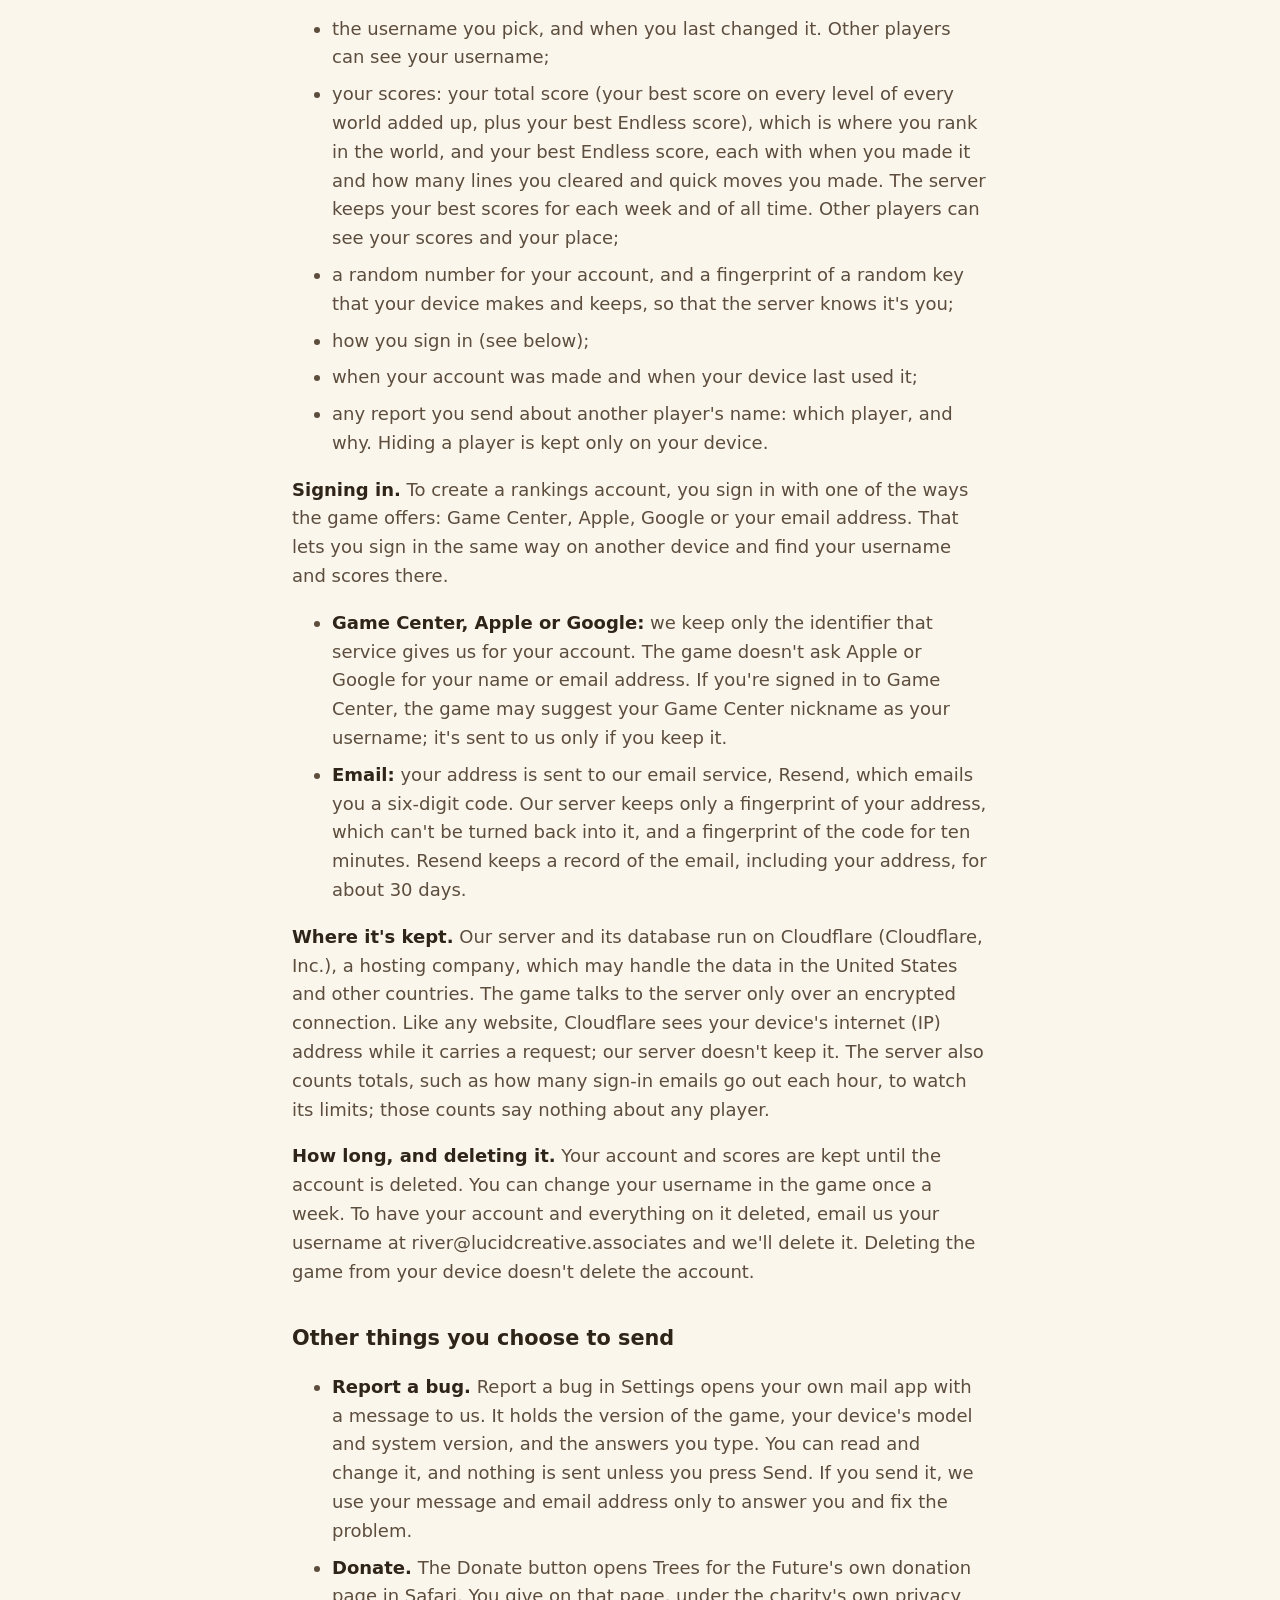
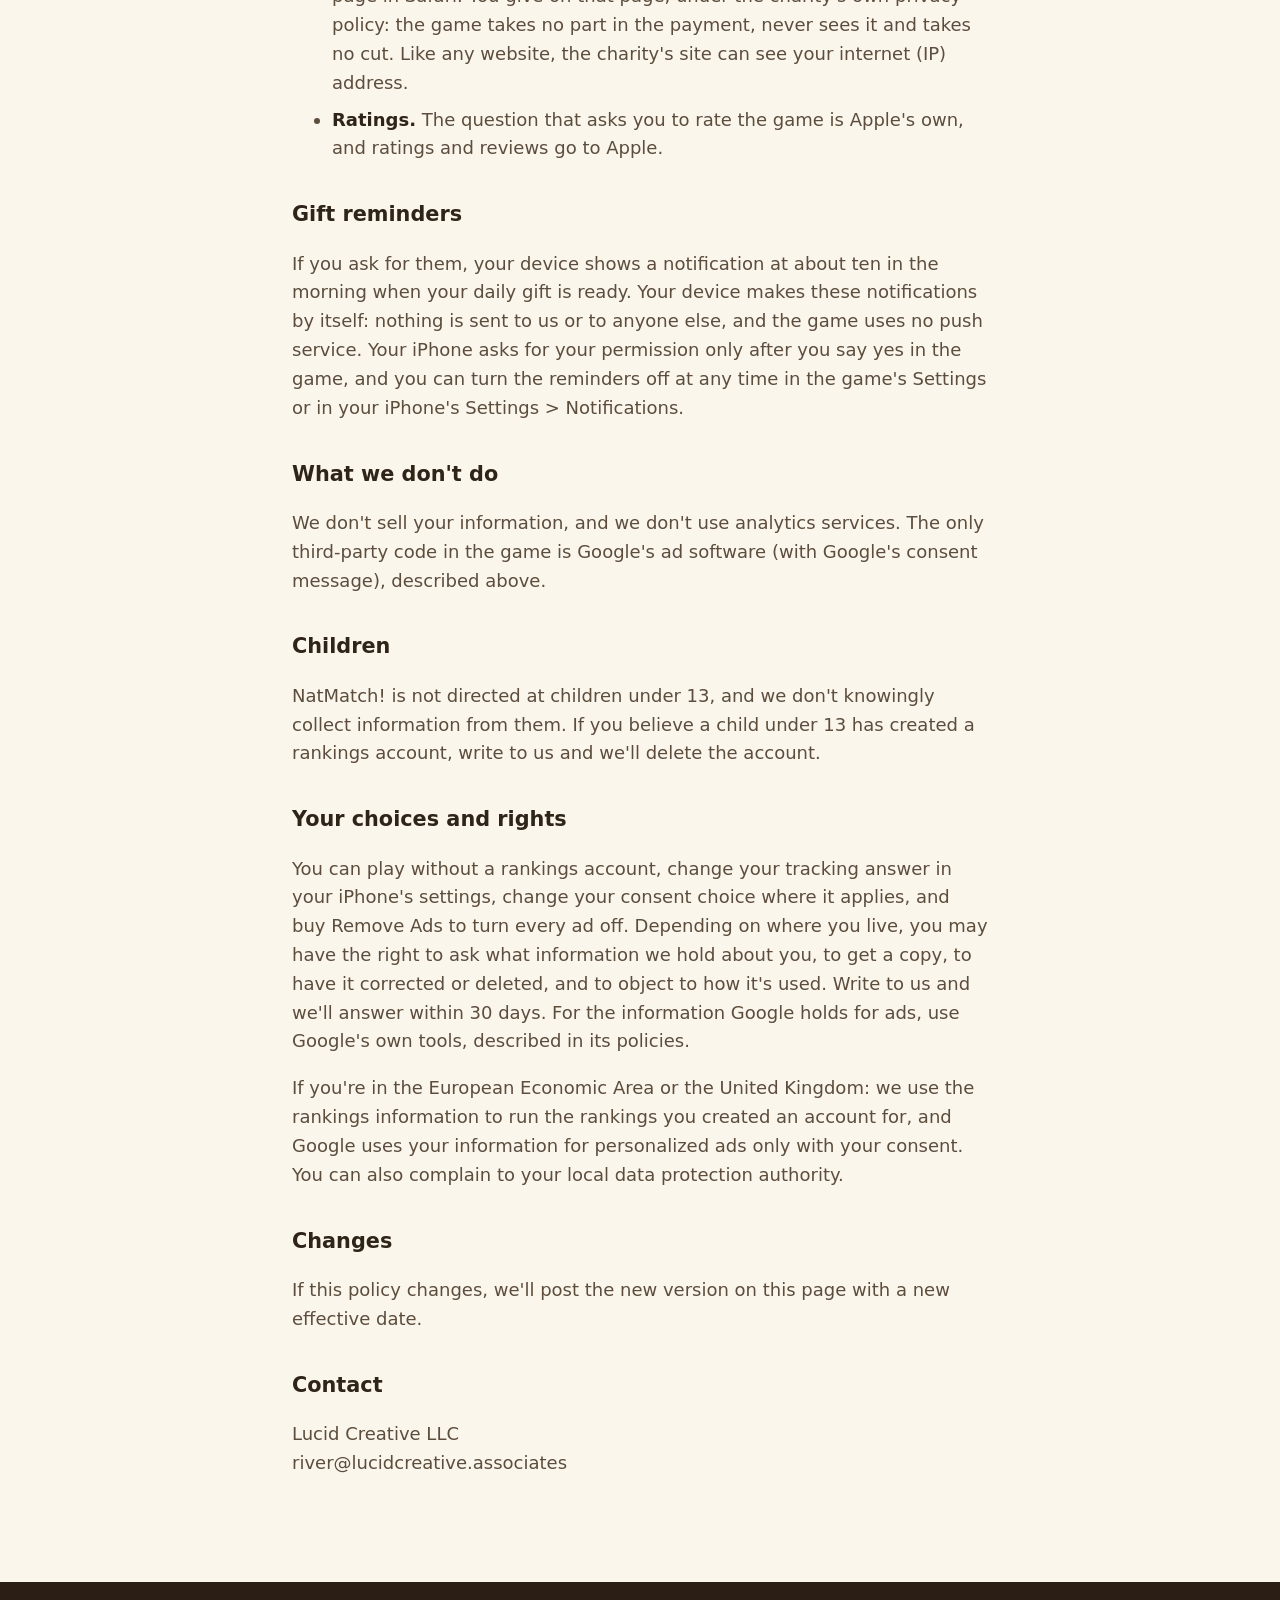
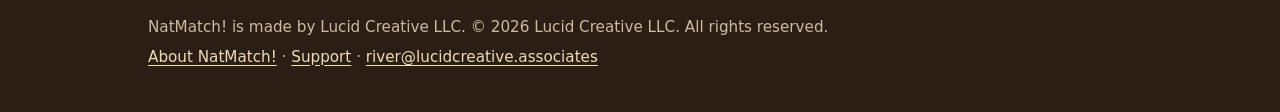
<file: privacy.html>
<!doctype html>
<html lang="en">
<head>
<meta charset="utf-8">
<meta name="viewport" content="width=device-width, initial-scale=1">
<title>NatMatch! Privacy Policy</title>
<meta name="description" content="How NatMatch! by Lucid Creative LLC handles your information.">
<link rel="icon" href="favicon.png" type="image/png">
<link rel="apple-touch-icon" href="apple-touch-icon.png">
<link rel="stylesheet" href="site.css">
</head>
<body>
<div class="sky short">
  <header class="site">
    <div class="wrap">
      <a class="brand" href="index.html"><svg viewBox="0 0 34 30" aria-hidden="true"><polygon points="17.0,3.0 23.5,6.7 23.5,14.3 17.0,18.0 10.5,14.3 10.5,6.7" fill="#8a4630"/><polygon points="17.0,1.5 23.5,5.2 23.5,12.8 17.0,16.5 10.5,12.8 10.5,5.2" fill="#cc7354"/><polyline points="10.5,5.2 17.0,1.5 23.5,5.2" fill="none" stroke="#fff" stroke-opacity=".38" stroke-width="1.0" stroke-linejoin="round"/><polygon points="10.1,15.0 16.6,18.7 16.6,26.3 10.1,30.0 3.6,26.3 3.6,18.7" fill="#9c7120"/><polygon points="10.1,13.5 16.6,17.2 16.6,24.8 10.1,28.5 3.6,24.8 3.6,17.2" fill="#e0ad4d"/><polyline points="3.6,17.2 10.1,13.5 16.6,17.2" fill="none" stroke="#fff" stroke-opacity=".38" stroke-width="1.0" stroke-linejoin="round"/><polygon points="23.9,15.0 30.4,18.7 30.4,26.3 23.9,30.0 17.4,26.3 17.4,18.7" fill="#2f6676"/><polygon points="23.9,13.5 30.4,17.2 30.4,24.8 23.9,28.5 17.4,24.8 17.4,17.2" fill="#579eb3"/><polyline points="17.4,17.2 23.9,13.5 30.4,17.2" fill="none" stroke="#fff" stroke-opacity=".38" stroke-width="1.0" stroke-linejoin="round"/></svg><span>Lucid Creative LLC</span></a>
      <nav class="site" aria-label="Main">
      <a href="index.html">Home</a>
      <a href="match.html">NatMatch!</a>
      <a href="support.html">Support</a>
      <a href="privacy.html" aria-current="page">Privacy</a>
      </nav>
    </div>
  </header>
  <div class="band"></div>
</div>

<main class="wrap prose">
<h1>NatMatch! Privacy Policy</h1>
<p class="meta">Effective November 26, 2026</p>

<p>NatMatch! is a puzzle game made by Lucid Creative LLC ("we", "us"). This policy explains what the game keeps, what leaves your device, who receives it, and the choices you have.</p>
<p>The short version: your game is saved on your device only, not in the cloud. Your username and scores are shared only if you choose to become ranked by creating a rankings account in the game's Rankings tab. The iPhone version shows ads from Google, and purchases go through Apple. We don't use analytics, and we don't sell your information.</p>

<h2>What stays on your device</h2>
<p>To save your game, NatMatch! keeps your progress on your device: the levels you've won, your best score and stars on each level, your coins, achievements and daily gifts, the worlds you've unlocked, your settings, and the username the game makes up for you when you first play (two nature words and two numbers). This is what lets you pick up where you left off. It is saved only on your device: the game doesn't put it in the cloud, and doesn't send it to us or to anyone else. The one exception is ranked play: if you choose to become ranked by creating a rankings account in the Rankings tab, your username and scores are shared through our server (see below).</p>
<p>The game also counts, on your device only, how it is used, such as which buttons are tapped, which levels are played and for how long. These counts are never sent anywhere.</p>
<p>Your iPhone's own backups (to iCloud or to a computer) include the game's data, as they do for every app; those are Apple's backups, and we never see them. Deleting the game deletes all of this, with one exception: an iPhone keeps your username (and, if you created a rankings account, the key that signs you in) in its keychain, so that it comes back if you install the game again. What you've bought is kept by Apple and comes back with Restore purchases.</p>

<h2>Ads (iPhone)</h2>
<p>Unless you buy Remove Ads, the game shows three kinds of ads from Google AdMob (Google LLC):</p>
<ul>
  <li><strong>A banner ad</strong> at the bottom of the screen, which changes about once a minute.</li>
  <li><strong>An interstitial ad</strong>: a full-screen ad, often a short video, that can come up between levels, about once every seven to eight minutes of play. It never interrupts a level.</li>
  <li><strong>A rewarded ad</strong>: a short video you can choose to watch to keep playing after you lose. You never have to watch one, and coins work too.</li>
</ul>
<p>To show the ads, measure them and prevent fraud, Google's ad software in the game collects information and sends it to Google. According to Google, this can include:</p>
<ul>
  <li>your device's internet (IP) address, and a rough location worked out from it (the game never asks for your location);</li>
  <li>identifiers for your device: one that is tied to this app or to us, and your device's advertising identifier if you allow tracking (see below);</li>
  <li>the ads you've seen and what you did with them, such as whether a video was watched or an ad was tapped;</li>
  <li>other interactions, such as taps and when the app is opened;</li>
  <li>performance data, such as how long the app takes to open, and crash logs.</li>
</ul>
<p>Google uses this to show and measure ads and for analytics, as it describes in <a href="https://policies.google.com/technologies/partner-sites">How Google uses information from sites or apps that use our services</a>. We don't receive any of it about you: Google gives us only totals, such as how many ads were shown and what they earned. Tapping an ad opens the advertiser's page or the App Store, and their own privacy policies apply from there.</p>
<p><strong>Tracking.</strong> Unless you've bought Remove Ads, the first time you open the game your iPhone asks whether NatMatch! may track your activity across other companies' apps and websites. The game plays the same, and shows the same kinds of ads, whichever you choose. If you allow it, Google may use your device's advertising identifier to choose ads for you and to measure them across apps. If you don't, the advertising identifier isn't shared. You can change your answer at any time in your iPhone's Settings &gt; Privacy &amp; Security &gt; Tracking.</p>
<p><strong>Consent in Europe.</strong> If you're in the European Economic Area, the United Kingdom or Switzerland, the game shows Google's consent message before any ad loads, so that you can choose whether Google may use your information for personalized ads. You can change your choice later under Privacy choices in the game's Settings.</p>
<p><strong>Remove Ads.</strong> If you buy Remove Ads in the Shop, the game shows no ads, doesn't ask the tracking question and doesn't ask Google for any ad.</p>

<h2>Purchases</h2>
<p>Extra worlds and Remove Ads are bought through the App Store with your Apple Account. Apple takes the payment and tells the game what you own. The game never sees your card or payment details, and we receive nothing about you from a purchase except Apple's sales reports, which don't name you. Apple's own privacy policy applies to purchases.</p>

<h2>The rankings (only with a rankings account)</h2>
<p>The Rankings tab in the game shows your own best scores, which stay on your device. To be ranked against everyone and see where you rank in the world, you can create a rankings account in the Rankings tab (the Join button there). Your rankings account is kept on our server. Until you create one, the game sends nothing about you to our server.</p>
<p>If you create a rankings account, our server keeps:</p>
<ul>
  <li>the username you pick, and when you last changed it. Other players can see your username;</li>
  <li>your scores: your total score (your best score on every level of every world added up, plus your best Endless score), which is where you rank in the world, and your best Endless score, each with when you made it and how many lines you cleared and quick moves you made. The server keeps your best scores for each week and of all time. Other players can see your scores and your place;</li>
  <li>a random number for your account, and a fingerprint of a random key that your device makes and keeps, so that the server knows it's you;</li>
  <li>how you sign in (see below);</li>
  <li>when your account was made and when your device last used it;</li>
  <li>any report you send about another player's name: which player, and why. Hiding a player is kept only on your device.</li>
</ul>
<p><strong>Signing in.</strong> To create a rankings account, you sign in with one of the ways the game offers: Game Center, Apple, Google or your email address. That lets you sign in the same way on another device and find your username and scores there.</p>
<ul>
  <li><strong>Game Center, Apple or Google:</strong> we keep only the identifier that service gives us for your account. The game doesn't ask Apple or Google for your name or email address. If you're signed in to Game Center, the game may suggest your Game Center nickname as your username; it's sent to us only if you keep it.</li>
  <li><strong>Email:</strong> your address is sent to our email service, Resend, which emails you a six-digit code. Our server keeps only a fingerprint of your address, which can't be turned back into it, and a fingerprint of the code for ten minutes. Resend keeps a record of the email, including your address, for about 30 days.</li>
</ul>
<p><strong>Where it's kept.</strong> Our server and its database run on Cloudflare (Cloudflare, Inc.), a hosting company, which may handle the data in the United States and other countries. The game talks to the server only over an encrypted connection. Like any website, Cloudflare sees your device's internet (IP) address while it carries a request; our server doesn't keep it. The server also counts totals, such as how many sign-in emails go out each hour, to watch its limits; those counts say nothing about any player.</p>
<p><strong>How long, and deleting it.</strong> Your account and scores are kept until the account is deleted. You can change your username in the game once a week. To have your account and everything on it deleted, email us your username at river@lucidcreative.associates and we'll delete it. Deleting the game from your device doesn't delete the account.</p>

<h2>Other things you choose to send</h2>
<ul>
  <li><strong>Report a bug.</strong> Report a bug in Settings opens your own mail app with a message to us. It holds the version of the game, your device's model and system version, and the answers you type. You can read and change it, and nothing is sent unless you press Send. If you send it, we use your message and email address only to answer you and fix the problem.</li>
  <li><strong>Donate.</strong> The Donate button opens Trees for the Future's own donation page in Safari. You give on that page, under the charity's own privacy policy: the game takes no part in the payment, never sees it and takes no cut. Like any website, the charity's site can see your internet (IP) address.</li>
  <li><strong>Ratings.</strong> The question that asks you to rate the game is Apple's own, and ratings and reviews go to Apple.</li>
</ul>

<h2>Gift reminders</h2>
<p>If you ask for them, your device shows a notification at about ten in the morning when your daily gift is ready. Your device makes these notifications by itself: nothing is sent to us or to anyone else, and the game uses no push service. Your iPhone asks for your permission only after you say yes in the game, and you can turn the reminders off at any time in the game's Settings or in your iPhone's Settings &gt; Notifications.</p>

<h2>What we don't do</h2>
<p>We don't sell your information, and we don't use analytics services. The only third-party code in the game is Google's ad software (with Google's consent message), described above.</p>

<h2>Children</h2>
<p>NatMatch! is not directed at children under 13, and we don't knowingly collect information from them. If you believe a child under 13 has created a rankings account, write to us and we'll delete the account.</p>

<h2>Your choices and rights</h2>
<p>You can play without a rankings account, change your tracking answer in your iPhone's settings, change your consent choice where it applies, and buy Remove Ads to turn every ad off. Depending on where you live, you may have the right to ask what information we hold about you, to get a copy, to have it corrected or deleted, and to object to how it's used. Write to us and we'll answer within 30 days. For the information Google holds for ads, use Google's own tools, described in its policies.</p>
<p>If you're in the European Economic Area or the United Kingdom: we use the rankings information to run the rankings you created an account for, and Google uses your information for personalized ads only with your consent. You can also complain to your local data protection authority.</p>

<h2>Changes</h2>
<p>If this policy changes, we'll post the new version on this page with a new effective date.</p>

<h2>Contact</h2>
<p>Lucid Creative LLC<br>
river@lucidcreative.associates</p>
</main>

<footer class="site">
  <div class="wrap">
    <p>NatMatch! is made by Lucid Creative LLC. &copy; 2026 Lucid Creative LLC. All rights reserved.</p>
    <p><a href="match.html">About NatMatch!</a> &middot; <a href="support.html">Support</a> &middot; <a href="mailto:river@lucidcreative.associates">river@lucidcreative.associates</a></p>
  </div>
</footer>
</body>
</html>
</file>
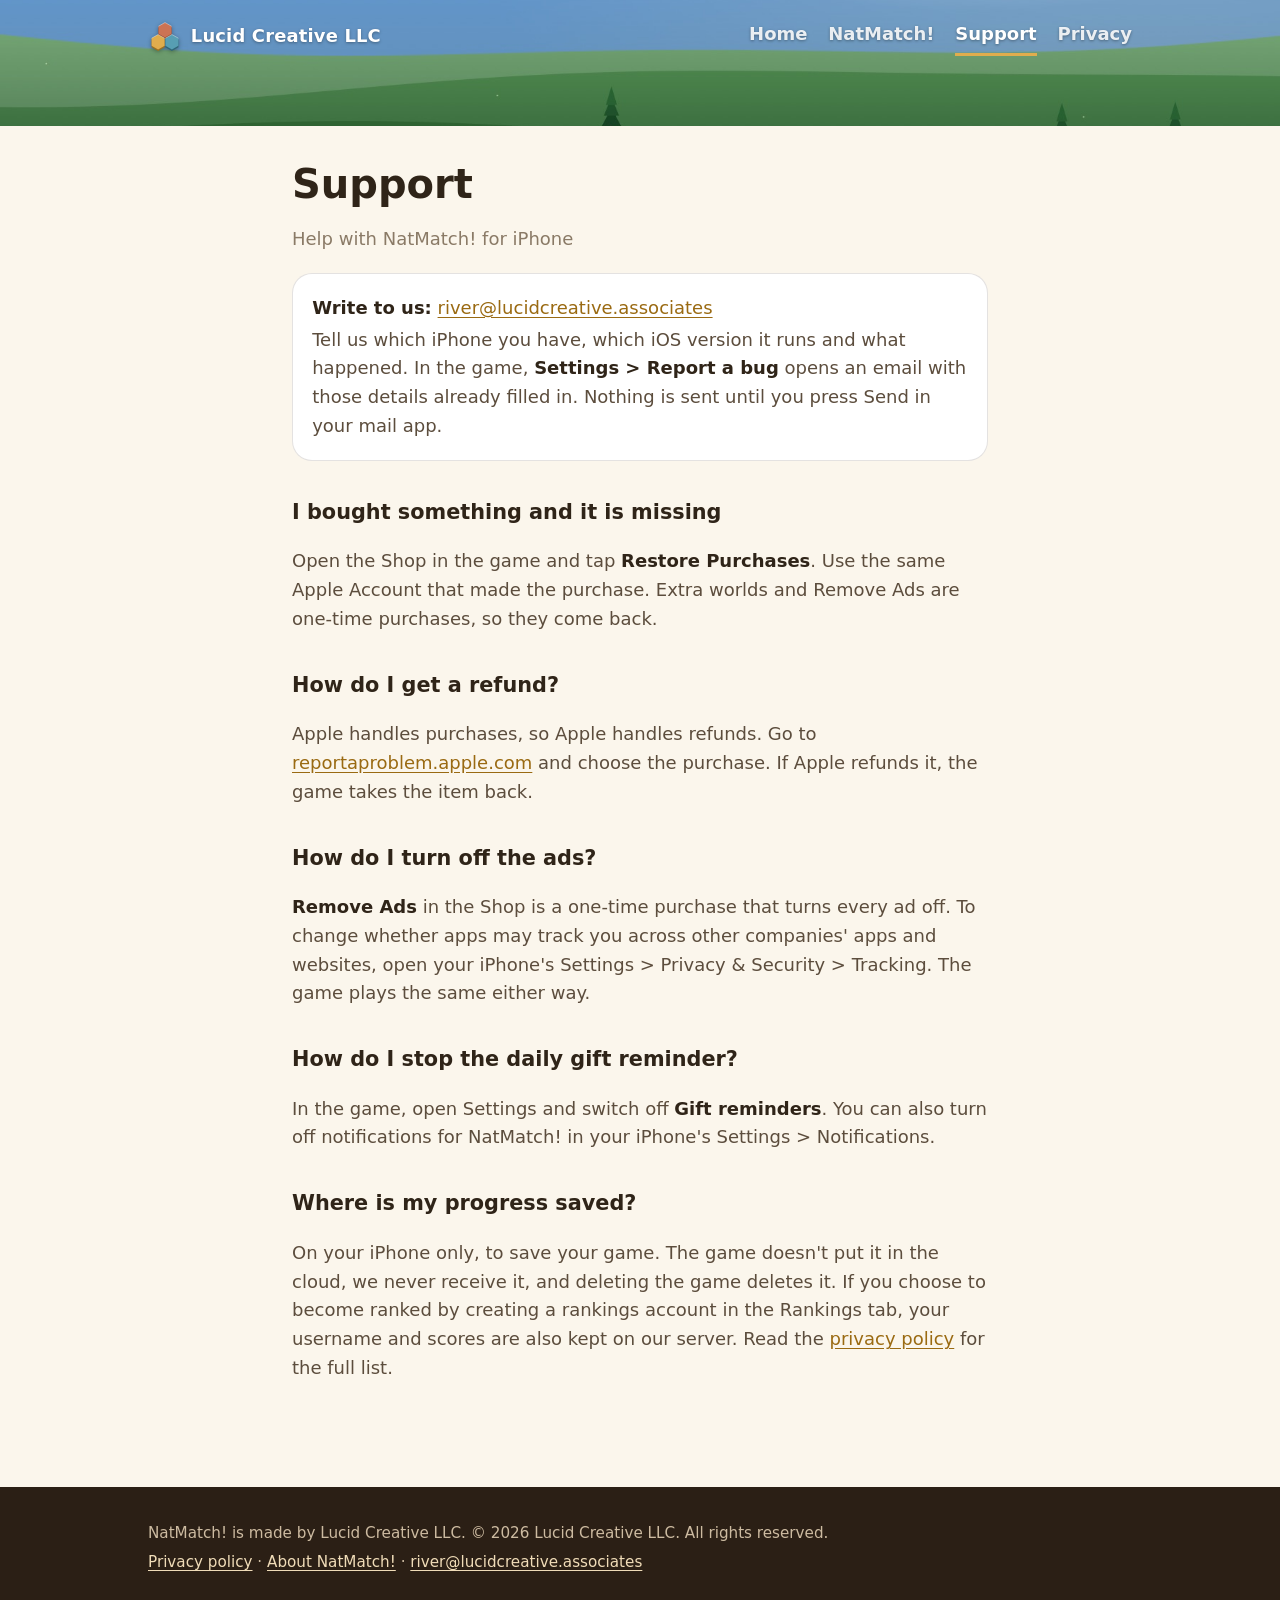
<file: support.html>
<!doctype html>
<html lang="en">
<head>
<meta charset="utf-8">
<meta name="viewport" content="width=device-width, initial-scale=1">
<title>Support: NatMatch! by Lucid Creative LLC</title>
<meta name="description" content="Help with NatMatch!: how to restore a purchase, turn off ads or gift reminders, and how to reach us.">
<link rel="icon" href="favicon.png" type="image/png">
<link rel="apple-touch-icon" href="apple-touch-icon.png">
<link rel="stylesheet" href="site.css">
</head>
<body>
<div class="sky short">
  <header class="site">
    <div class="wrap">
      <a class="brand" href="index.html"><svg viewBox="0 0 34 30" aria-hidden="true"><polygon points="17.0,3.0 23.5,6.7 23.5,14.3 17.0,18.0 10.5,14.3 10.5,6.7" fill="#8a4630"/><polygon points="17.0,1.5 23.5,5.2 23.5,12.8 17.0,16.5 10.5,12.8 10.5,5.2" fill="#cc7354"/><polyline points="10.5,5.2 17.0,1.5 23.5,5.2" fill="none" stroke="#fff" stroke-opacity=".38" stroke-width="1.0" stroke-linejoin="round"/><polygon points="10.1,15.0 16.6,18.7 16.6,26.3 10.1,30.0 3.6,26.3 3.6,18.7" fill="#9c7120"/><polygon points="10.1,13.5 16.6,17.2 16.6,24.8 10.1,28.5 3.6,24.8 3.6,17.2" fill="#e0ad4d"/><polyline points="3.6,17.2 10.1,13.5 16.6,17.2" fill="none" stroke="#fff" stroke-opacity=".38" stroke-width="1.0" stroke-linejoin="round"/><polygon points="23.9,15.0 30.4,18.7 30.4,26.3 23.9,30.0 17.4,26.3 17.4,18.7" fill="#2f6676"/><polygon points="23.9,13.5 30.4,17.2 30.4,24.8 23.9,28.5 17.4,24.8 17.4,17.2" fill="#579eb3"/><polyline points="17.4,17.2 23.9,13.5 30.4,17.2" fill="none" stroke="#fff" stroke-opacity=".38" stroke-width="1.0" stroke-linejoin="round"/></svg><span>Lucid Creative LLC</span></a>
      <nav class="site" aria-label="Main">
      <a href="index.html">Home</a>
      <a href="match.html">NatMatch!</a>
      <a href="support.html" aria-current="page">Support</a>
      <a href="privacy.html">Privacy</a>
      </nav>
    </div>
  </header>
  <div class="band"></div>
</div>

<main class="wrap prose">
  <h1>Support</h1>
  <p class="meta">Help with NatMatch! for iPhone</p>

  <div class="facts">
    <p><strong>Write to us:</strong> <a href="mailto:river@lucidcreative.associates">river@lucidcreative.associates</a></p>
    <p>Tell us which iPhone you have, which iOS version it runs and what happened. In the game, <strong>Settings &gt; Report a bug</strong> opens an email with those details already filled in. Nothing is sent until you press Send in your mail app.</p>
  </div>

  <h2>I bought something and it is missing</h2>
  <p>Open the Shop in the game and tap <strong>Restore Purchases</strong>. Use the same Apple Account that made the purchase. Extra worlds and Remove Ads are one-time purchases, so they come back.</p>

  <h2>How do I get a refund?</h2>
  <p>Apple handles purchases, so Apple handles refunds. Go to <a href="https://reportaproblem.apple.com">reportaproblem.apple.com</a> and choose the purchase. If Apple refunds it, the game takes the item back.</p>

  <h2>How do I turn off the ads?</h2>
  <p><strong>Remove Ads</strong> in the Shop is a one-time purchase that turns every ad off. To change whether apps may track you across other companies' apps and websites, open your iPhone's Settings &gt; Privacy &amp; Security &gt; Tracking. The game plays the same either way.</p>

  <h2>How do I stop the daily gift reminder?</h2>
  <p>In the game, open Settings and switch off <strong>Gift reminders</strong>. You can also turn off notifications for NatMatch! in your iPhone's Settings &gt; Notifications.</p>

  <h2>Where is my progress saved?</h2>
  <p>On your iPhone only, to save your game. The game doesn't put it in the cloud, we never receive it, and deleting the game deletes it. If you choose to become ranked by creating a rankings account in the Rankings tab, your username and scores are also kept on our server. Read the <a href="privacy.html">privacy policy</a> for the full list.</p>
</main>

<footer class="site">
  <div class="wrap">
    <p>NatMatch! is made by Lucid Creative LLC. &copy; 2026 Lucid Creative LLC. All rights reserved.</p>
    <p><a href="privacy.html">Privacy policy</a> &middot; <a href="match.html">About NatMatch!</a> &middot; <a href="mailto:river@lucidcreative.associates">river@lucidcreative.associates</a></p>
  </div>
</footer>
</body>
</html>
</file>
<file: site.css>
/* site.css: the look of lucidcreative.associates, the home of NatMatch! (River, 28 November 2026: "We also need to overhaul the website so that it uses
   the graphics and text for NatMatch"). It is the game's own look: the sky and the painted Pine Forest of the menu at the top of every page (pictures
   drawn by the game's code, `WebsitePicturesTests`), the name in the honeycomb tiles of the logo, cream like pale wood under it, the woods of the
   game's pieces for the little tiles, honey gold for buttons, and the dark wood of the board at the foot. No scripts, no outside fonts, nothing that
   tracks. (Until 28 November 2026 the site was navy, from the old Match! logo.) */
:root {
  --sky: #3873cc;
  --sky-light: #73a8e6;
  --cream: #fbf6ec;
  --paper: #ffffff;
  --ink: #2f2418;
  --muted: #5c4d3d;
  --faint: #8a7a66;
  --line: rgba(47, 36, 24, .13);
  --board: #2b1f15;
  --board-light: #46331f;
  --honey: #e0ad4d;
  --honey-deep: #9a6a12;
  --forest: #1f4a2a;
  /* The woods of the game's pieces (HoneyShape.woodColor). */
  --branch: #cc7354;
  --leaf: #e0ad4d;
  --reed: #78b361;
  --sprig: #579eb3;
  --crook: #4d80c7;
  --tripod: #9466b3;
  --fern: #e0758f;
  --bloom: #b34d66;
  --radius: 20px;
  color-scheme: light;
}

* { box-sizing: border-box; }
html { -webkit-text-size-adjust: 100%; }

body {
  margin: 0;
  min-height: 100vh;
  display: flex;
  flex-direction: column;
  color: var(--ink);
  background: var(--cream);
  font: 18px/1.6 ui-rounded, "SF Pro Rounded", -apple-system, BlinkMacSystemFont, "Segoe UI", Roboto, system-ui, sans-serif;
}

a { color: var(--honey-deep); text-underline-offset: .18em; }
a:hover { color: #7a5108; }
:focus-visible { outline: 3px solid var(--crook); outline-offset: 3px; border-radius: 6px; }
img { max-width: 100%; height: auto; }
main { flex: 1; }
.wrap { width: 100%; max-width: 64rem; margin: 0 auto; padding: 0 1.25rem; }
.hidden-symbols { position: absolute; width: 0; height: 0; overflow: hidden; }

/* The sky: the Pine Forest as the game's menu paints it, behind the header and the top of the page. */
.sky {
  position: relative;
  color: #fff;
  background: var(--sky) url("img/hero-forest.jpg") center bottom / cover no-repeat;
}
.sky.short { background-position: center 78%; }
.sky a { color: #fff; }

/* Header and menu */
header.site { padding: 1rem 0; }
header.site .wrap { display: flex; flex-wrap: wrap; align-items: center; justify-content: space-between; gap: .6rem 1.5rem; }
.brand { display: inline-flex; align-items: center; gap: .55rem; color: #fff; text-decoration: none; font-weight: 800; font-size: 1.12rem; letter-spacing: .01em; text-shadow: 0 1px 3px rgba(0, 0, 0, .35); }
.brand svg { width: 34px; height: 30px; flex: none; filter: drop-shadow(0 1px 2px rgba(0, 0, 0, .35)); }
nav.site { display: flex; flex-wrap: wrap; gap: .1rem 1.3rem; }
nav.site a { color: rgba(255, 255, 255, .88); text-decoration: none; font-weight: 700; padding: .25rem 0; border-bottom: 3px solid transparent; text-shadow: 0 1px 3px rgba(0, 0, 0, .35); }
nav.site a:hover, nav.site a[aria-current="page"] { color: #fff; border-bottom-color: var(--honey); }

/* The top of the home page and the game's page: the logo in the sky. */
.hero { padding: 3.2rem 0 7.5rem; text-align: center; }
.hero h1 { margin: 0 auto; max-width: 54rem; }
.hero h1 img { display: block; width: 100%; filter: drop-shadow(0 6px 14px rgba(20, 40, 90, .25)); }
.lead { margin: 1rem auto 0; max-width: 46rem; font-size: clamp(1.2rem, 2.8vw, 1.55rem); font-weight: 700; line-height: 1.4; text-shadow: 0 1px 4px rgba(10, 30, 70, .55); }
.soon { display: inline-flex; align-items: center; gap: .9rem; margin-top: 1.7rem; padding: .55rem 1.3rem .55rem .55rem; border-radius: 26px; background: rgba(255, 255, 255, .94); color: var(--ink); box-shadow: 0 8px 24px rgba(20, 40, 90, .25); text-align: left; }
.soon img { width: 56px; height: 56px; border-radius: 13px; }
.soon > span { display: block; }
.soon strong { display: block; font-size: 1.05rem; line-height: 1.25; color: var(--ink); }
.soon small { display: block; font-size: .9rem; color: var(--muted); line-height: 1.3; }

/* On a plain page (Support, Privacy) the sky is a strip under the header, with the tops of the hills. */
.band { height: 3.4rem; }

/* Phones with the game's screens, standing on the edge of the sky. */
.phones { display: flex; justify-content: center; align-items: flex-end; gap: clamp(.8rem, 3vw, 2.2rem); margin-top: -6rem; padding: 0 1rem; position: relative; }
.phone { margin: 0; width: min(15.5rem, 30vw); border-radius: 2.4rem; padding: .45rem; background: #15151a; box-shadow: 0 20px 44px rgba(30, 25, 15, .35), inset 0 0 0 1px rgba(255, 255, 255, .12); }
.phone img { display: block; width: 100%; border-radius: 2rem; }
.phone.middle { width: min(17rem, 34vw); }
.phones figcaption { margin-top: .6rem; text-align: center; font-size: .9rem; color: var(--muted); font-weight: 700; }

/* Sections */
section.block { padding-top: 3.4rem; padding-bottom: .4rem; }
section.block h2 { margin: 0 0 .5rem; font-size: clamp(1.6rem, 4vw, 2.1rem); line-height: 1.2; }
section.block .intro { margin: 0 0 1.6rem; max-width: 46rem; color: var(--muted); }
.kicker { display: flex; gap: 6px; margin-bottom: .8rem; }
.kicker svg { width: 22px; height: 25px; }

/* The three steps of a game */
.steps { display: grid; grid-template-columns: repeat(auto-fit, minmax(16rem, 1fr)); gap: 1.1rem; }
.step { padding: 1.3rem 1.3rem 1.4rem; background: var(--paper); border: 1px solid var(--line); border-radius: var(--radius); box-shadow: 0 6px 18px rgba(60, 40, 20, .06); }
.step svg { display: block; width: 100%; height: auto; aspect-ratio: 300 / 118; margin-bottom: .6rem; border-radius: 14px; background: linear-gradient(180deg, var(--sky), var(--sky-light)); }
.step h3 { margin: 0 0 .25rem; font-size: 1.2rem; }
.step h3 b { display: inline-grid; place-items: center; width: 1.7rem; height: 1.7rem; margin-right: .45rem; border-radius: 50%; background: var(--honey); color: #3a2600; font-size: .95rem; vertical-align: .1em; }
.step p { margin: 0; color: var(--muted); font-size: 1rem; line-height: 1.55; }

/* The worlds, each in its own scenery */
.worlds { display: grid; grid-template-columns: repeat(5, 1fr); gap: .9rem; margin: 0; padding: 0; list-style: none; }
.worlds li { position: relative; overflow: hidden; border-radius: 16px; aspect-ratio: 3 / 4; background: #3c5a78; box-shadow: 0 6px 16px rgba(40, 30, 15, .18); }
.worlds img { display: block; width: 100%; height: 100%; object-fit: cover; }
.worlds span { position: absolute; left: 0; right: 0; bottom: 0; padding: 1.6rem .7rem .6rem; color: #fff; font-weight: 800; font-size: .98rem; line-height: 1.2; background: linear-gradient(180deg, transparent, rgba(0, 0, 0, .62)); }
.worlds span small { display: block; font-size: .78rem; font-weight: 700; opacity: .85; }
/* The home page shows World 1 and Worlds 14 to 20 (River, 28 Nov 2026: the six there before skipped World 19): four across, two rows */
.worlds.eight { grid-template-columns: repeat(4, 1fr); }

/* Feature cards, each with a little cluster of wooden tiles */
.cards { display: grid; grid-template-columns: repeat(auto-fit, minmax(17rem, 1fr)); gap: 1rem; }
.card { padding: 1.2rem 1.3rem 1.3rem; background: var(--paper); border: 1px solid var(--line); border-radius: var(--radius); box-shadow: 0 6px 18px rgba(60, 40, 20, .06); }
.card svg { width: 46px; height: 40px; }
.card h3 { margin: .55rem 0 .3rem; font-size: 1.15rem; }
.card p { margin: 0; color: var(--muted); font-size: 1rem; line-height: 1.55; }
.card ul { margin: .4rem 0 0; padding-left: 1.1rem; color: var(--muted); font-size: 1rem; line-height: 1.5; }

/* A wide panel of dark board wood */
.panel { margin-top: 3.4rem; padding: 2.4rem 0 2.6rem; color: #f6ecdc; background: var(--board) linear-gradient(180deg, var(--board-light), var(--board)); }
.panel h2 { margin: 0 0 .6rem; font-size: clamp(1.5rem, 3.6vw, 1.9rem); }
.panel p { margin: .5rem 0; max-width: 44rem; color: #e5d6bf; }
.panel a { color: var(--honey); }
.panel .studio { display: flex; flex-wrap: wrap; align-items: center; gap: 1.2rem 1.8rem; }
.panel .studio svg { width: 82px; height: 72px; flex: none; }

/* Buttons */
.button { display: inline-block; margin-top: .6rem; padding: .7rem 1.35rem; border-radius: 999px; background: var(--honey); color: #3a2600; font-weight: 800; text-decoration: none; box-shadow: inset 0 -3px 0 rgba(0, 0, 0, .18); }
.button:hover { background: #ebbd62; color: #3a2600; }

/* Plain reading pages: privacy and support */
.prose { max-width: 46rem; padding-top: 2.2rem; padding-bottom: 2rem; }
.prose h2 { margin: 2.2rem 0 .6rem; font-size: 1.3rem; }
.prose p, .prose li { color: var(--muted); }
.prose li { margin: .5rem 0; }
.prose strong { color: var(--ink); }
.prose .meta { color: var(--faint); }
.prose h1 { margin: 0 0 .4rem; font-size: clamp(1.9rem, 5vw, 2.5rem); line-height: 1.15; }
.facts { margin: 1.2rem 0 0; padding: 1rem 1.2rem; background: var(--paper); border: 1px solid var(--line); border-radius: var(--radius); }
.facts p { margin: .2rem 0; }

/* Footer: the dark wood of the board */
footer.site { margin-top: 3.4rem; padding: 1.8rem 0 2.4rem; background: var(--board); color: #cdbba1; font-size: .95rem; }
.panel + footer.site { margin-top: 0; border-top: 1px solid rgba(255, 255, 255, .08); }
footer.site p { margin: .3rem 0; }
footer.site a { color: #f0dcb8; }

@media (max-width: 900px) {
  .worlds { grid-template-columns: repeat(4, 1fr); }
}

@media (max-width: 640px) {
  body { font-size: 17px; }
  header.site .wrap { justify-content: center; }
  .hero { padding: 2rem 0 5.5rem; }
  .soon img { width: 48px; height: 48px; border-radius: 11px; }
  .phones { margin-top: -4.2rem; gap: .5rem; }
  .phone { border-radius: 1.5rem; padding: .28rem; }
  .phone img { border-radius: 1.25rem; }
  .phones figcaption { font-size: .78rem; }
  .worlds, .worlds.eight { grid-template-columns: repeat(2, 1fr); gap: .7rem; }
}
</file>
